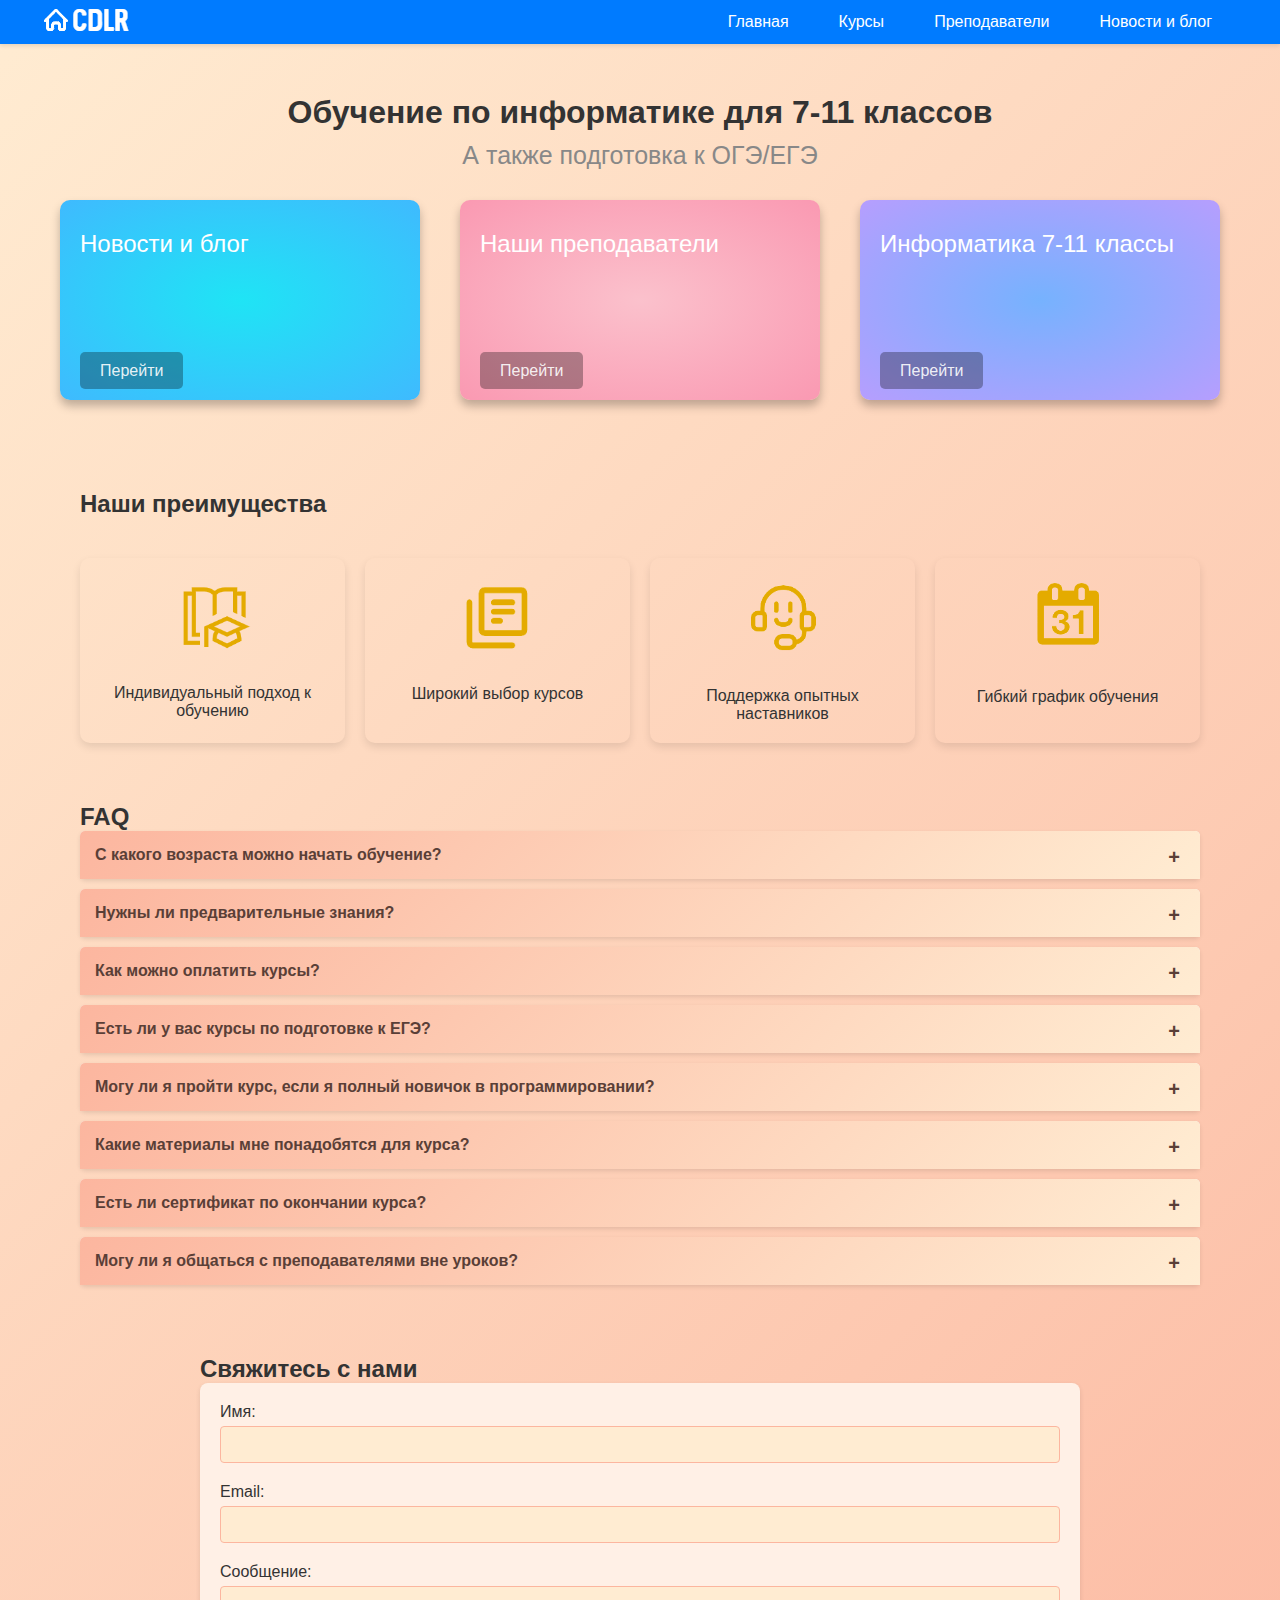
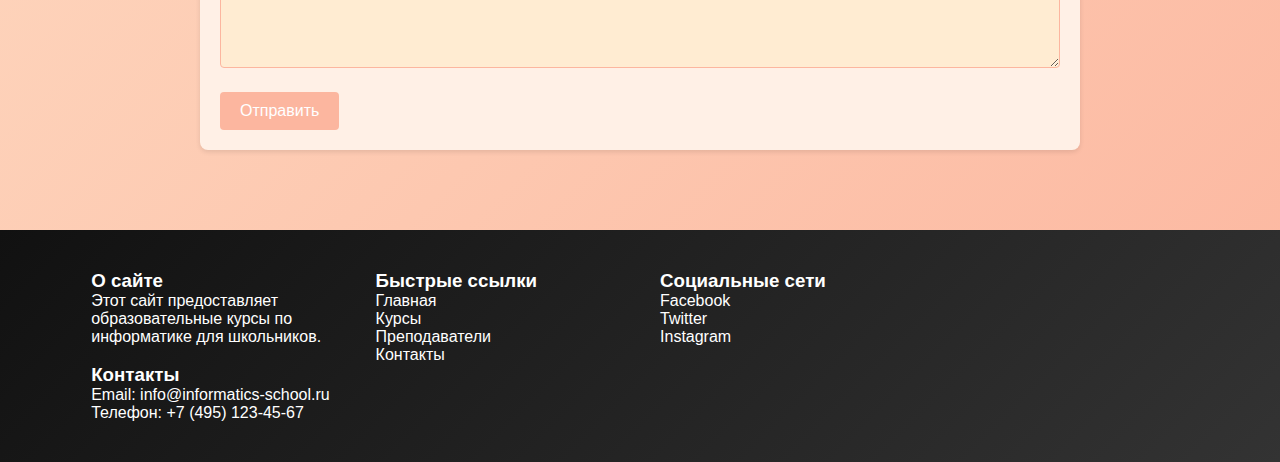
<file: index.html>
<!DOCTYPE html>
<html lang="ru">
<head>
    <meta charset="UTF-8">
    <meta name="viewport" content="width=device-width, initial-scale=1.0">
    <title>Информатика для школьников</title>
    <link rel="stylesheet" href="styles/style.css">
    <script src="scripts/script.js"></script>
</head>
<body>
    <header>
        <div class="container">
            <div class="logo"><img src="images/general/logo.png" alt="Логотип"></div>
            <nav>
                <ul>
                    <li><a href="#welcome">Главная</a></li>
                    <li><a href="html/classes.html">Курсы</a></li>
                    <li><a href="html/teachers.html">Преподаватели</a></li>
                    <li><a href="html/blog_news.html">Новости и блог</a></li>
                </ul>
            </nav>
        </div>
    </header>    
    <main>
        <section>
            <div class="main-container">
                <div class="heading">
                  <h1 class="heading__title">Обучение по информатике для 7-11 классов</h1>
                  <p class="heading__credits">А также подготовка к ОГЭ/ЕГЭ</p>
                </div>
                <div class="cards">
                  <div class="card card-1">
                    <div class="card__icon"><i class="fas fa-bolt"></i></div>
                    <h2 class="card__title">Новости и блог</h2>
                    <p class="card__apply">
                      <a class="card__link" href="html/blog_news.html">Перейти <i class="fas fa-arrow-right"></i></a>
                    </p>
                  </div>
                  <div class="card card-2">
                    <div class="card__icon"><i class="fas fa-bolt"></i></div>
                    <h2 class="card__title">Наши преподаватели</h2>
                    <p class="card__apply">
                      <a class="card__link" href="html/teachers.html">Перейти <i class="fas fa-arrow-right"></i></a>
                    </p>
                  </div>
                  <div class="card card-3">
                    <div class="card__icon"><i class="fas fa-bolt"></i></div>
                    <h2 class="card__title">Информатика 7-11 классы</h2>
                    <p class="card__apply">
                      <a class="card__link" href="html/classes.html">Перейти <i class="fas fa-arrow-right"></i></a>
                    </p>
                  </div>
                  <!-- <div class="card card-4">
                    <div class="card__icon"><i class="fas fa-bolt"></i></div>
                    <h2 class="card__title"></h2>
                    <p class="card__apply">
                      <a class="card__link" href="#">Перейти <i class="fas fa-arrow-right"></i></a>
                    </p>
                  </div>
                  <div class="card card-5">
                    <div class="card__icon"><i class="fas fa-bolt"></i></div>
                    <h2 class="card__title"></h2>
                    <p class="card__apply">
                      <a class="card__link" href="#">Перейти <i class="fas fa-arrow-right"></i></a>
                    </p>
                  </div> -->
                </div>
              </div>
        </section>             
        <section id="advantages">
            <div class="container">
                <h2>Наши преимущества</h2>
                <div class="features">
                    <ul>
                        <li>
                            <img src="images/advantage/learning-tools.png" alt="Поддержка">                            
                            <p>Индивидуальный подход к обучению</p>
                        </li>
                        <li>
                            <img src="images/advantage/library-books-outline-rounded.png" alt="Поддержка">
                            <p>Широкий выбор курсов</p>
                        </li>
                        <li>
                            <img src="images/advantage/interface-help-customer-support-2-customer-headphones-headset-help-microphone-phone-person-support.png" alt="Поддержка">
                            <p>Поддержка опытных наставников</p>
                        </li>
                        <li>
                            <img src="images/advantage/dailycalendar.png" alt="Гибкий график">
                            <p>Гибкий график обучения</p>
                        </li>
                    </ul>
                </div>
            </div>
        </section>        
        <section id="faq">
            <div class="container">
                <h2>FAQ</h2>
                <div class="faq-item">
                    <div class="faq-question">С какого возраста можно начать обучение?</div>
                    <div class="faq-answer">Обучение доступно для школьников с 12 лет и старше.</div>
                </div>
                <div class="faq-item">
                    <div class="faq-question">Нужны ли предварительные знания?</div>
                    <div class="faq-answer">Для начальных курсов предварительные знания не требуются.</div>
                </div>
                <div class="faq-item">
                    <div class="faq-question">Как можно оплатить курсы?</div>
                    <div class="faq-answer">Оплатить курсы можно через банковскую карту на сайте, через PayPal или при помощи банковского перевода.</div>
                </div>
                <div class="faq-item">
                    <div class="faq-question">Есть ли у вас курсы по подготовке к ЕГЭ?</div>
                    <div class="faq-answer">Да, у нас есть специализированные курсы по подготовке к ЕГЭ по информатике и программированию.</div>
                </div>
                <div class="faq-item">
                    <div class="faq-question">Могу ли я пройти курс, если я полный новичок в программировании?</div>
                    <div class="faq-answer">Да, наши курсы разработаны так, чтобы быть доступными для людей любого уровня подготовки, включая полных новичков.</div>
                </div>
                <div class="faq-item">
                    <div class="faq-question">Какие материалы мне понадобятся для курса?</div>
                    <div class="faq-answer">Вам понадобится только компьютер и доступ в интернет. Все необходимые учебные материалы предоставляются в рамках курса.</div>
                </div>
                <div class="faq-item">
                    <div class="faq-question">Есть ли сертификат по окончании курса?</div>
                    <div class="faq-answer">Да, после успешного завершения курса все студенты получают сертификаты, подтверждающие их участие и освоение материала.</div>
                </div>
                <div class="faq-item">
                    <div class="faq-question">Могу ли я общаться с преподавателями вне уроков?</div>
                    <div class="faq-answer">Конечно, наши преподаватели доступны для ответов на ваши вопросы и предоставления дополнительных консультаций через электронную почту или в рамках специально организованных встреч.</div>
                </div>                
            </div>
        </section>        
        <section id="contact">
            <div class="container">
                <h2>Свяжитесь с нами</h2>
                <form action="submit_form.php" method="POST">
                    <div class="form-group">
                        <label for="name">Имя:</label>
                        <input type="text" id="name" name="name" required>
                    </div>
                    <div class="form-group">
                        <label for="email">Email:</label>
                        <input type="email" id="email" name="email" required>
                    </div>
                    <div class="form-group">
                        <label for="message">Сообщение:</label>
                        <textarea id="message" name="message" rows="4" required></textarea>
                    </div>
                    <button type="submit">Отправить</button>
                </form>
            </div>
        </section>        
    </main>
    <footer>
        <div class="container">
            <div class="footer-section">
                <h3>О сайте</h3>
                <p>Этот сайт предоставляет образовательные курсы по информатике для школьников.</p>
            </div>
            <div class="footer-section">
                <h3>Быстрые ссылки</h3>
                <ul>
                    <li><a href="#welcome">Главная</a></li>
                    <li><a href="#courses">Курсы</a></li>
                    <li><a href="#teachers">Преподаватели</a></li>
                    <li><a href="#contact">Контакты</a></li>
                </ul>
            </div>
            <div class="footer-section">
                <h3>Социальные сети</h3>
                <ul>
                    <li><a href="#">Facebook</a></li>
                    <li><a href="#">Twitter</a></li>
                    <li><a href="#">Instagram</a></li>
                </ul>
            </div>
            <div class="footer-section">
                <h3>Контакты</h3>
                <p>Email: info@informatics-school.ru</p>
                <p>Телефон: +7 (495) 123-45-67</p>
            </div>
        </div>
    </footer>
</body>
</html>
</file>
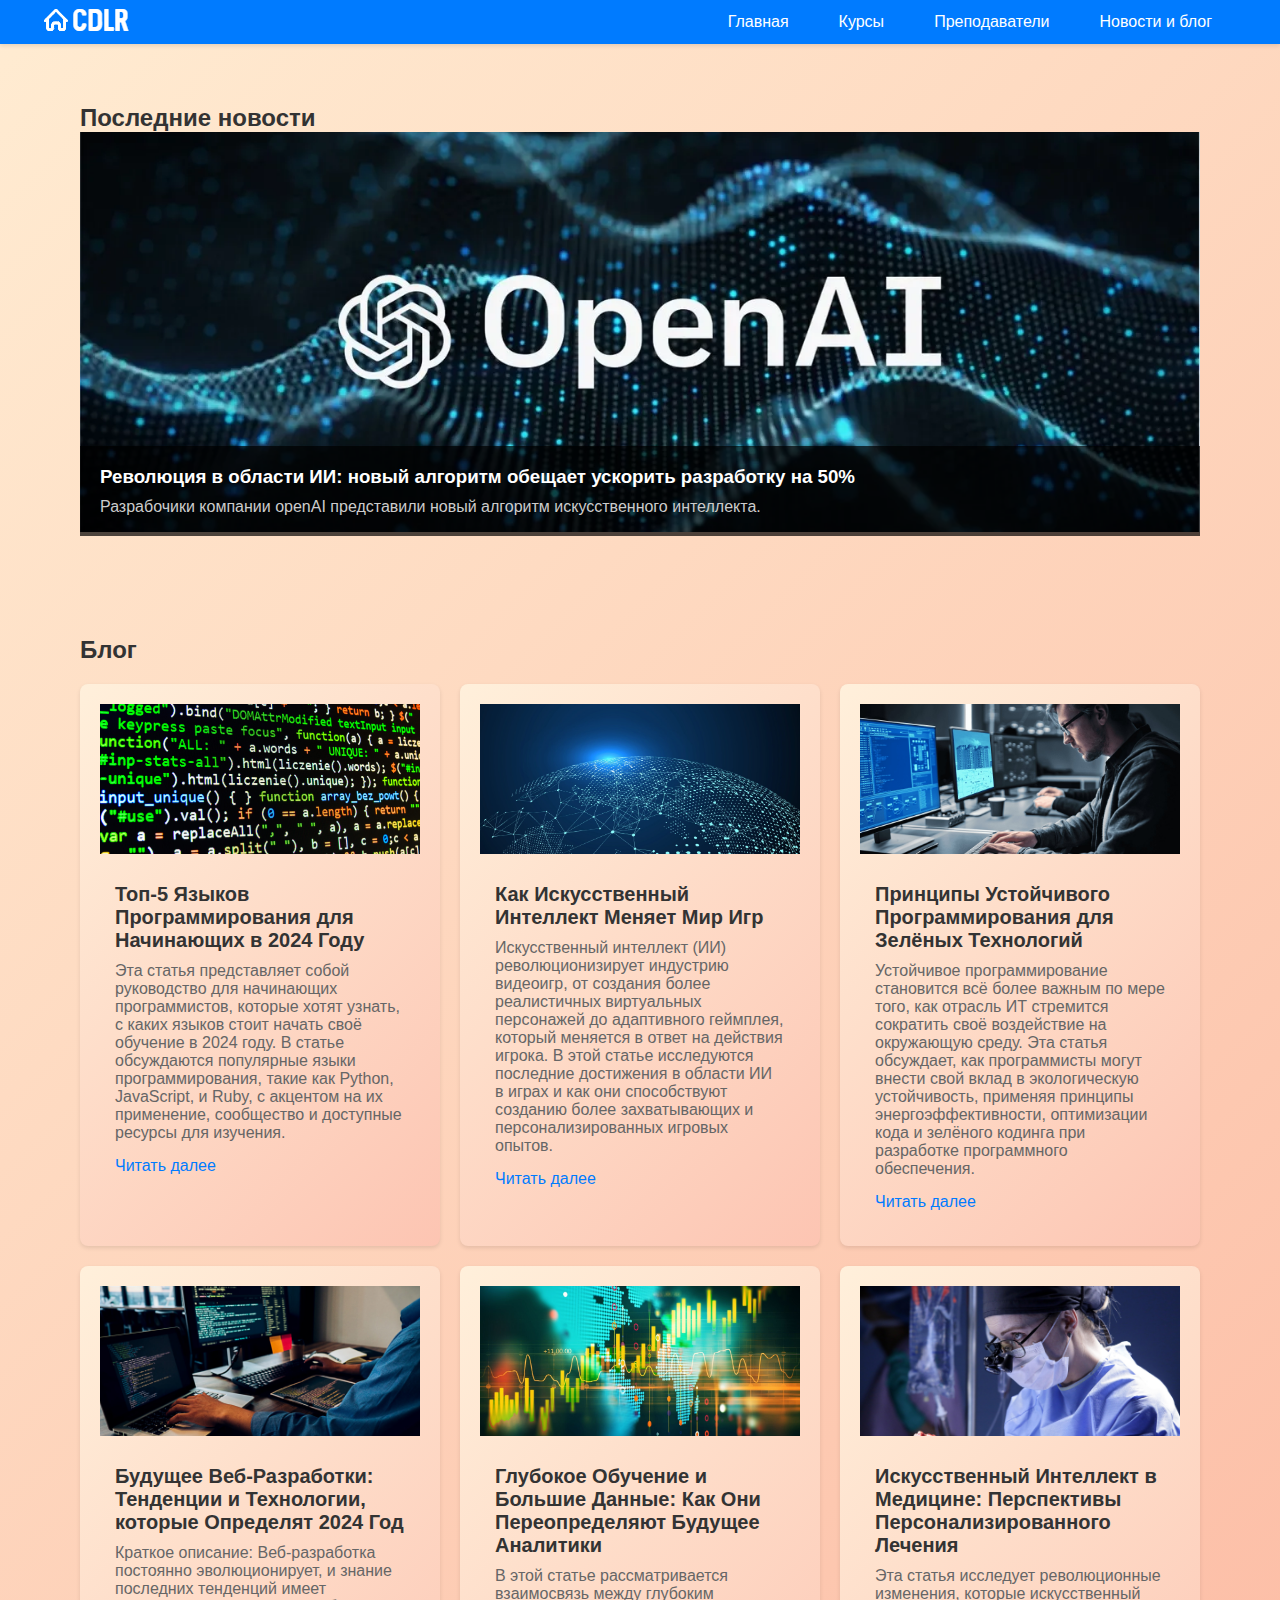
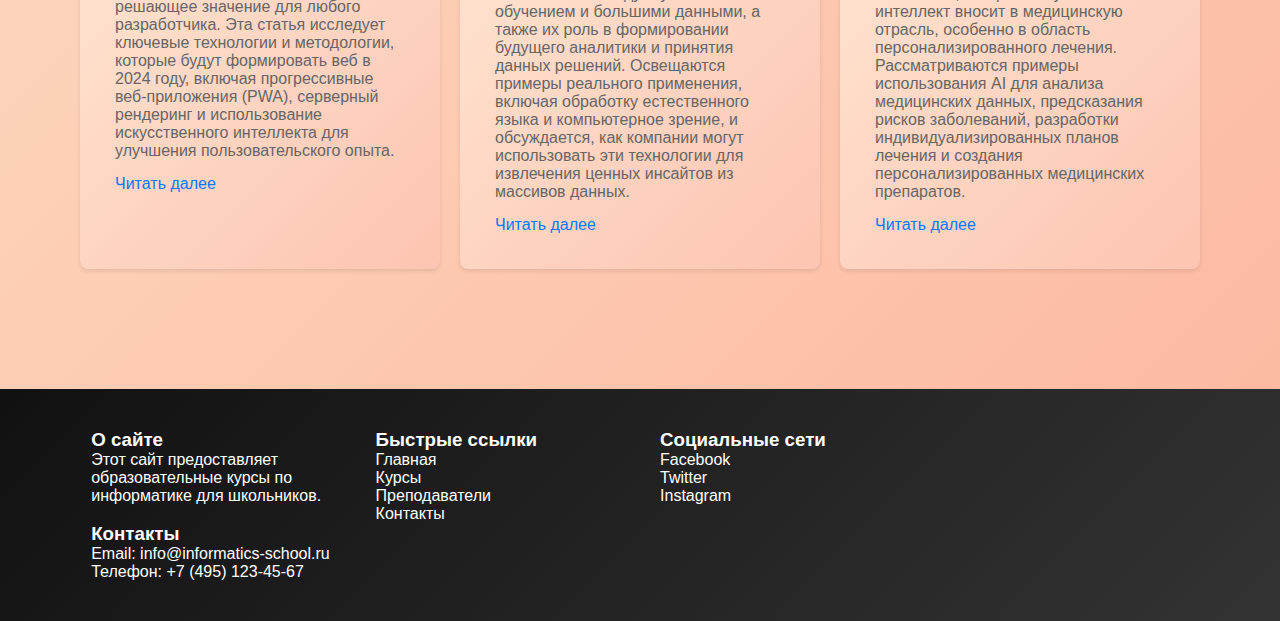
<file: html/blog_news.html>
<!DOCTYPE html>
<html lang="ru">
<head>
    <meta charset="UTF-8">
    <meta name="viewport" content="width=device-width, initial-scale=1.0">
    <title>Блог и Новости</title>
    <link rel="stylesheet" href="../styles/style.css">
    <link rel="stylesheet" href="../styles/blog_news.css">
    <script src="../scripts/news.js"></script>
</head>
<body>
    <header>
        <div class="container">
            <div class="logo"><a href="../index.html"><img src="../images/general/logo.png" alt="Логотип"></a></div>
            <nav>
                <ul>
                    <li><a href="../index.html">Главная</a></li>
                    <li><a href="classes.html">Курсы</a></li>
                    <li><a href="teachers.html">Преподаватели</a></li>
                    <li><a href="blog_news.html">Новости и блог</a></li>
                </ul>
            </nav>
        </div>
    </header>
    <main>
        <section id="news">
            <div class="container">
                <h2>Последние новости</h2>
                <div class="news-carousel">
                    <div class="carousel-item active">
                        <img src="../images/news/AI.png" alt="AI">
                        <div class="carousel-caption">
                            <h3>Революция в области ИИ: новый алгоритм обещает ускорить разработку на 50%</h3>
                            <p>Разрабочики компании openAI представили новый алгоритм искусственного интеллекта.</p>
                        </div>
                    </div>
                    <div class="carousel-item">
                        <img src="../images/news/medicine.jpg" alt="medicine">
                        <div class="carousel-caption">
                            <h3>Искусственный интеллект переводит медицину на новый уровень</h3>
                            <p>Исследователи из Принстонского университета разработали ИИ-систему, способную предсказывать развитие заболеваний за годы до первых симптомов. Это открытие обещает революционизировать предиктивную медицину.</p>
                        </div>
                    </div>
                    <div class="carousel-item">
                        <img src="../images/news/clean_energy.jpeg" alt="clean energy">
                        <div class="carousel-caption">
                            <h3>Чистая энергия: новая эра возобновляемых источников</h3>
                            <p>Внедрение новой технологии солнечных панелей, которые могут собирать энергию даже в пасмурные дни, может привести к значительному снижению зависимости от ископаемого топлива.</p>
                        </div>
                    </div>
                    <div class="carousel-item">
                        <img src="../images/news/online_training.jpg" alt="online training">
                        <div class="carousel-caption">
                            <h3>Образование будущего: виртуальные классы стирают границы</h3>
                            <p>Новая платформа для онлайн-обучения сочетает виртуальную реальность и адаптивное обучение, чтобы предоставить студентам по всему миру индивидуализированный учебный опыт.</p>
                        </div>
                    </div>
                    <div class="carousel-item">
                        <img src="../images/news/smart_city.jpg" alt="smart city">
                        <div class="carousel-caption">
                            <h3>Умные города: инновации, которые сделают жизнь проще</h3>
                            <p>Разработчики из Силиконовой долины представили серию умных устройств, интегрируемых с инфраструктурой городов, для повышения эффективности транспорта и безопасности граждан.</p>
                        </div>
                    </div>
                    <div class="carousel-item">
                        <img src="../images/news/quantum_PC.jpg" alt="quantum PC">
                        <div class="carousel-caption">
                            <h3>Квантовые компьютеры: новый рубеж в области вычислений</h3>
                            <p>Научная группа объявила о создании квантового компьютера, способного решать задачи, недоступные для современных суперкомпьютеров, что может открыть путь для новых открытий в физике и химии.</p>
                        </div>
                    </div>
                    <div class="carousel-item">
                        <img src="../images/news/electric_car.png" alt="electric car">
                        <div class="carousel-caption">
                            <h3>Революционные батареи: новая эра для электромобилей</h3>
                            <p>Инновационные литий-воздушные батареи, заряжающиеся за считанные минуты и обеспечивающие автономность на сотни миль, скоро могут изменить всю индустрию электротранспорта.</p>
                        </div>
                    </div>
                    <div class="carousel-item">
                        <img src="../images/news/agricultural_industry.jpg" alt="agricultural industry">
                        <div class="carousel-caption">
                            <h3>Встречайте робота-фермера: автоматизация, меняющая сельское хозяйство</h3>
                            <p>Агротехнологический стартап представил нового робота-фермера, способного ухаживать за растениями и собирать урожай, увеличивая продуктивность и устойчивость сельскохозяйственного производства.</p>
                        </div>
                    </div>
                    <div class="carousel-item">
                        <img src="../images/news/wifi.jpg" alt="wifi">
                        <div class="carousel-caption">
                            <h3>Следующее поколение Wi-Fi: Wi-Fi 7 обещает рекордные скорости передачи данных</h3>
                            <p>Новый стандарт беспроводной связи Wi-Fi 7 находится на горизонте, обещая скорости, которые в несколько раз превышают текущие, благодаря новым технологиям модуляции и улучшенным протоколам.</p>
                        </div>
                    </div>
                    <div class="carousel-item">
                        <img src="../images/news/robotics.webp" alt="robotics">
                        <div class="carousel-caption">
                            <h3>Робототехника и автоматизация: как роботы меняют рабочее место</h3>
                            <p>Отчет о том, как роботы и автоматизированные системы внедряются на производство и в офисы, изменяя представление о традиционной рабочей среде и увеличивая эффективность.</p>
                        </div>
                    </div>
                </div>
            </div>
        </section>     
        <section id="blog">
            <div class="container">
                <h2>Блог</h2>
                <div class="blog-posts">
                    <div class="blog-post">
                        <img src="../images/blog/code.png" alt="code">
                        <div class="blog-post-content">
                            <h3 class="blog-post-title">Топ-5 Языков Программирования для Начинающих в 2024 Году</h3>
                            <p class="blog-post-description">Эта статья представляет собой руководство для начинающих программистов, 
                                которые хотят узнать, с каких языков стоит начать своё обучение в 2024 году. В статье обсуждаются 
                                популярные языки программирования, такие как Python, JavaScript, и Ruby, с акцентом на их применение, 
                                сообщество и доступные ресурсы для изучения.</p>
                            <a href="blog/article_one.html" class="read-more-btn">Читать далее</a>
                        </div>
                    </div>
                    <div class="blog-post">
                        <img src="../images/blog/ai.jpg" alt="ai">
                        <div class="blog-post-content">
                            <h3 class="blog-post-title">Как Искусственный Интеллект Меняет Мир Игр</h3>
                            <p class="blog-post-description">Искусственный интеллект (ИИ) революционизирует индустрию видеоигр, от 
                                создания более реалистичных виртуальных персонажей до адаптивного геймплея, который меняется в ответ 
                                на действия игрока. В этой статье исследуются последние достижения в области ИИ в играх и как они 
                                способствуют созданию более захватывающих и персонализированных игровых опытов.</p>
                            <a href="blog/article_two.html" class="read-more-btn">Читать далее</a>
                        </div>
                    </div>
                    <div class="blog-post">
                        <img src="../images/blog/programmer.jpg" alt="programmer">
                        <div class="blog-post-content">
                            <h3 class="blog-post-title">Принципы Устойчивого Программирования для Зелёных Технологий</h3>
                            <p class="blog-post-description">Устойчивое программирование становится всё более важным по мере того, как 
                                отрасль ИТ стремится сократить своё воздействие на окружающую среду. Эта статья обсуждает, как программисты 
                                могут внести свой вклад в экологическую устойчивость, применяя принципы энергоэффективности, оптимизации 
                                кода и зелёного кодинга при разработке программного обеспечения.</p>
                            <a href="blog/article_three.html" class="read-more-btn">Читать далее</a>
                        </div>
                    </div>
                    <div class="blog-post">
                        <img src="../images/blog/web.jpg" alt="web">
                        <div class="blog-post-content">
                            <h3 class="blog-post-title">Будущее Веб-Разработки: Тенденции и Технологии, которые Определят 2024 Год</h3>
                            <p class="blog-post-description">Краткое описание: Веб-разработка постоянно эволюционирует, и знание последних 
                                тенденций имеет решающее значение для любого разработчика. Эта статья исследует ключевые технологии и 
                                методологии, которые будут формировать веб в 2024 году, включая прогрессивные веб-приложения (PWA), серверный 
                                рендеринг и использование искусственного интеллекта для улучшения пользовательского опыта.</p>
                            <a href="blog/article_four.html" class="read-more-btn">Читать далее</a>
                        </div>
                    </div>
                    <div class="blog-post">
                        <img src="../images/blog/analytics.jpg" alt="analytics">
                        <div class="blog-post-content">
                            <h3 class="blog-post-title">Глубокое Обучение и Большие Данные: Как Они Переопределяют Будущее Аналитики</h3>
                            <p class="blog-post-description">В этой статье рассматривается взаимосвязь между глубоким обучением и большими данными, 
                                а также их роль в формировании будущего аналитики и принятия данных решений. Освещаются примеры реального применения, 
                                включая обработку естественного языка и компьютерное зрение, и обсуждается, как компании могут использовать 
                                эти технологии для извлечения ценных инсайтов из массивов данных.</p>
                            <a href="blog/article_five.html" class="read-more-btn">Читать далее</a>
                        </div>
                    </div>
                    <div class="blog-post">
                        <img src="../images/blog/medicine.png" alt="medicine">
                        <div class="blog-post-content">
                            <h3 class="blog-post-title">Искусственный Интеллект в Медицине: Перспективы Персонализированного Лечения</h3>
                            <p class="blog-post-description">Эта статья исследует революционные изменения, которые искусственный интеллект вносит в 
                                медицинскую отрасль, особенно в область персонализированного лечения. Рассматриваются примеры использования AI для анализа
                                медицинских данных, предсказания рисков заболеваний, разработки индивидуализированных планов лечения и создания 
                                персонализированных медицинских препаратов.</p>
                            <a href="blog/article_six.html" class="read-more-btn">Читать далее</a>
                        </div>
                    </div>
                </div>
            </div>
        </section>        
    </main>
    <footer>
        <div class="container">
            <div class="footer-section">
                <h3>О сайте</h3>
                <p>Этот сайт предоставляет образовательные курсы по информатике для школьников.</p>
            </div>
            <div class="footer-section">
                <h3>Быстрые ссылки</h3>
                <ul>
                    <li><a href="#welcome">Главная</a></li>
                    <li><a href="#courses">Курсы</a></li>
                    <li><a href="#teachers">Преподаватели</a></li>
                    <li><a href="#contact">Контакты</a></li>
                </ul>
            </div>
            <div class="footer-section">
                <h3>Социальные сети</h3>
                <ul>
                    <li><a href="#">Facebook</a></li>
                    <li><a href="#">Twitter</a></li>
                    <li><a href="#">Instagram</a></li>
                </ul>
            </div>
            <div class="footer-section">
                <h3>Контакты</h3>
                <p>Email: info@informatics-school.ru</p>
                <p>Телефон: +7 (495) 123-45-67</p>
            </div>
        </div>
    </footer>
</body>
</html>
</file>
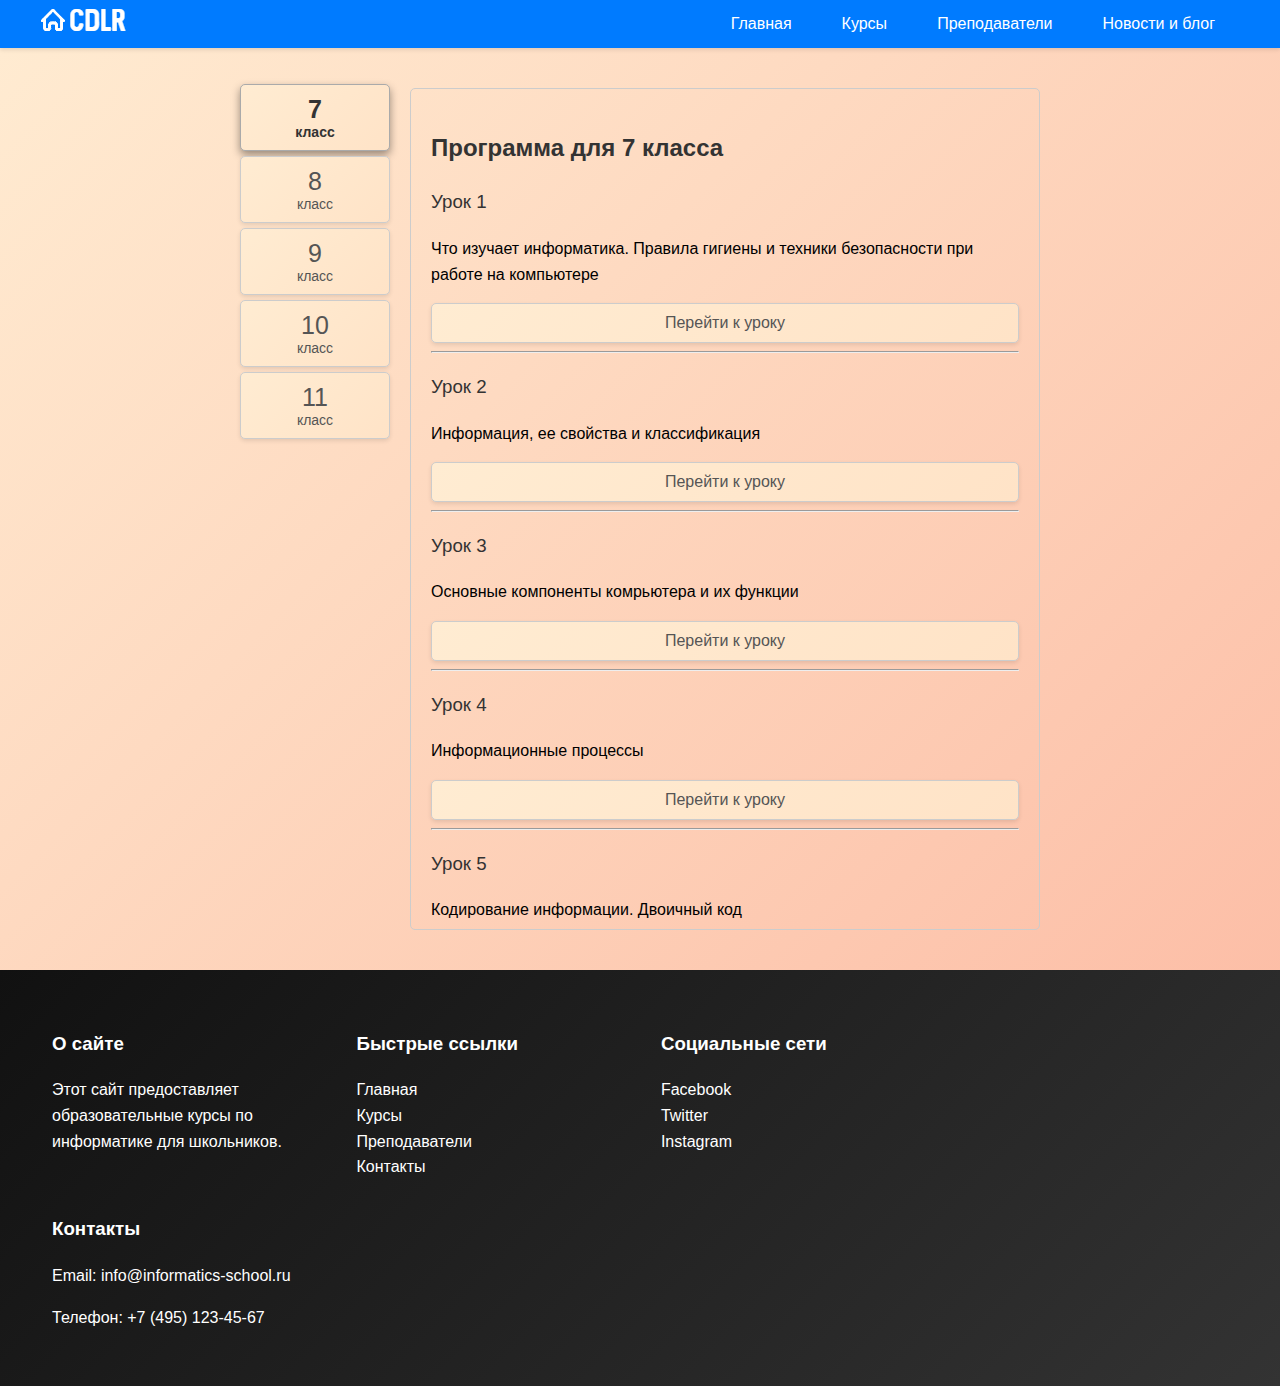
<file: html/classes.html>
<!DOCTYPE html>
<html lang="en">
<head>
    <meta charset="UTF-8">
    <meta name="viewport" content="width=device-width, initial-scale=1.0">
    <title>Изменение содержимого страницы</title>
    <link rel="stylesheet" type="text/css" href="../styles/class.css">
</head>
<body>
    <header>
        <div class="container">
            <div class="logo"><img src="../images/general/logo.png" alt="Логотип"></div>
            <nav>
                <ul>
                    <li><a href="../index.html">Главная</a></li>
                    <li><a href="classes.html">Курсы</a></li>
                    <li><a href="teachers.html">Преподаватели</a></li>
                    <li><a href="blog_news.html">Новости и блог</a></li>
                </ul>
            </nav>
        </div>
    </header>

    <div class="lessons">
        <div id="sidebar">
            <ul>
                <li><button id="button1" onclick="showText('button1')"><span class="class-number">7</span><span
                            class="class-label">класс</span></button></li>
                <li><button id="button2" onclick="showText('button2')"><span class="class-number">8</span><span
                            class="class-label">класс</span></button></li>
                <li><button id="button3" onclick="showText('button3')"><span class="class-number">9</span><span
                            class="class-label">класс</span></button></li>
                <li><button id="button4" onclick="showText('button4')"><span class="class-number">10</span><span
                            class="class-label">класс</span></button></li>
                <li><button id="button5" onclick="showText('button5')"><span class="class-number">11</span><span
                            class="class-label">класс</span></button></li>
            </ul>
        </div>

        <div id="content" class="scrollable-content">
            <h2 id="program-header">Выберите класс, чтобы показать текст.</h2>
        </div>
    </div>
    <footer>
        <div class="container">
            <div class="footer-section">
                <h3>О сайте</h3>
                <p>Этот сайт предоставляет образовательные курсы по информатике для школьников.</p>
            </div>
            <div class="footer-section">
                <h3>Быстрые ссылки</h3>
                <ul>
                    <li><a href="#welcome">Главная</a></li>
                    <li><a href="#courses">Курсы</a></li>
                    <li><a href="#teachers">Преподаватели</a></li>
                    <li><a href="#contact">Контакты</a></li>
                </ul>
            </div>
            <div class="footer-section">
                <h3>Социальные сети</h3>
                <ul>
                    <li><a href="#">Facebook</a></li>
                    <li><a href="#">Twitter</a></li>
                    <li><a href="#">Instagram</a></li>
                </ul>
            </div>
            <div class="footer-section">
                <h3>Контакты</h3>
                <p>Email: info@informatics-school.ru</p>
                <p>Телефон: +7 (495) 123-45-67</p>
            </div>
        </div>
    </footer>
    <script src="../scripts/class.js"></script>
</body>
</html>
</file>
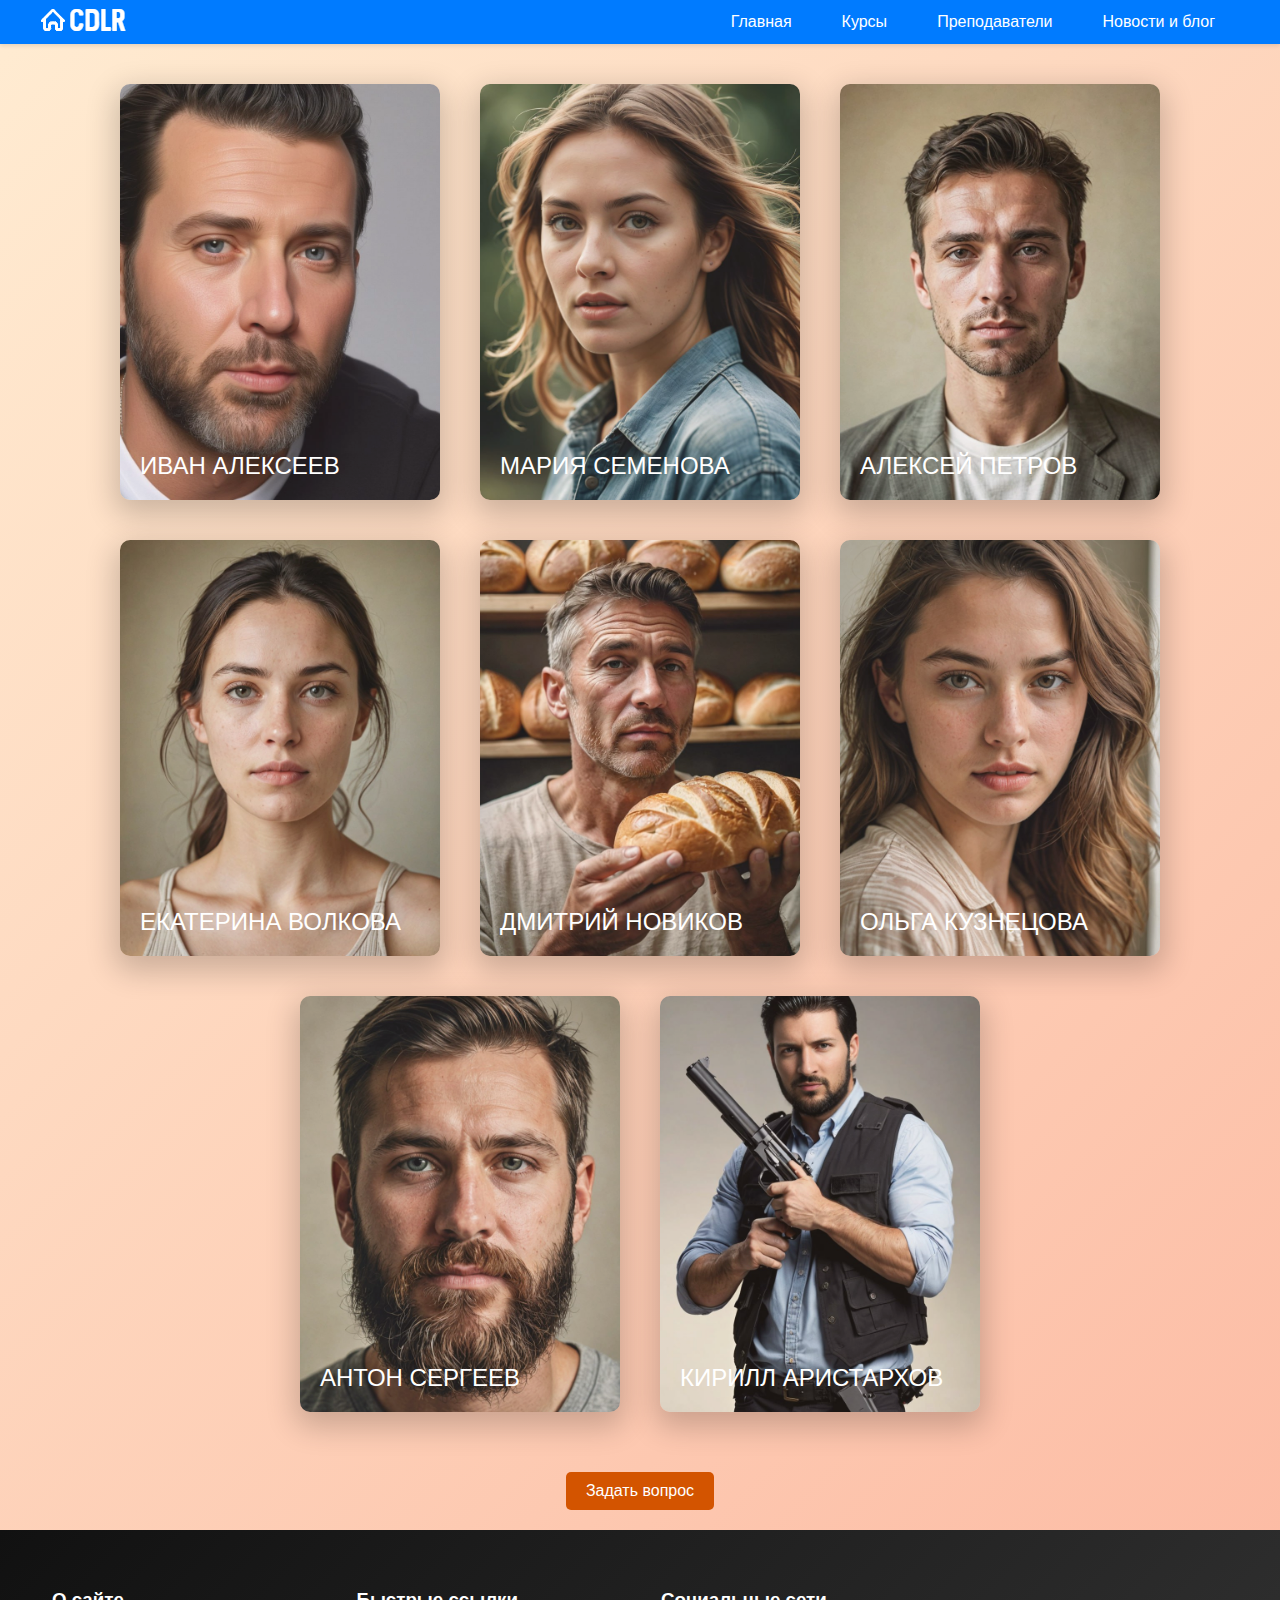
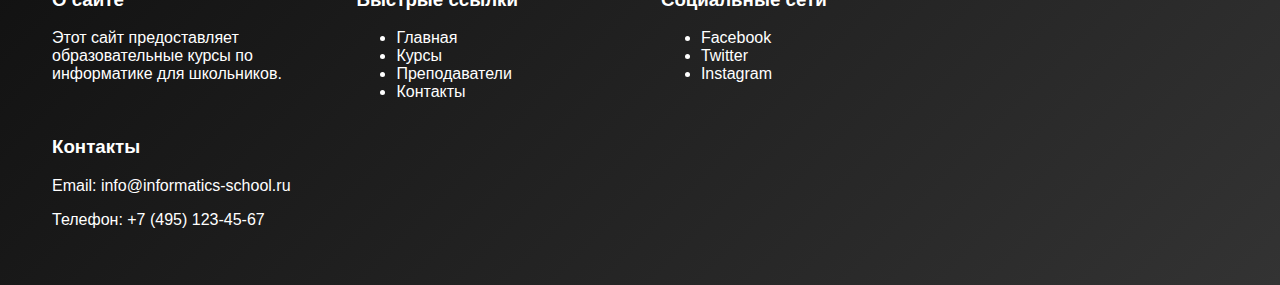
<file: html/teachers.html>
<!DOCTYPE html>
<html lang="ru">
<head>
    <meta charset="UTF-8">
    <meta name="viewport" content="width=device-width, initial-scale=1.0">
    <title>Преподаватели</title>
    <link rel="stylesheet" href="../styles/teachers.css">
    <script src="../scripts/teacher.js"></script>
</head>
<body>
    <header>
        <div class="container">
            <div class="logo"><a href="../index.html"><img src="../images/general/logo.png" alt="Логотип"></a></div>
            <nav>
                <ul>
                    <li><a href="../index.html">Главная</a></li>
                    <li><a href="classes.html">Курсы</a></li>
                    <li><a href="teachers.html">Преподаватели</a></li>
                    <li><a href="blog_news.html">Новости и блог</a></li>
                </ul>
            </nav>
        </div>
    </header>
    <main>
        <div class="card">
          <img src="../images/teachers/photo_2024-02-20_22-26-56.jpg" alt="Иван Алексеев">
          <div class="card-content">
            <h2>Иван Алексеев</h2>
            <p>Специалист по программированию с 10-летним опытом. Эксперт в области Python и алгоритмов.</p> 
          </div>
        </div>
        <div class="card">
          <img src="../images/teachers/photo_2024-02-20_22-56-53.jpg" alt="Мария Семенова">
          <div class="card-content">
            <h2>Мария Семенова</h2>
            <p>Мария — ведущий разработчик с более чем 12-летним опытом работы в области мобильных и веб-технологий.</p>
          </div>
        </div>
        <div class="card">
          <img src="../images/teachers/photo_2024-02-20_22-56-57.jpg" alt="Алексей Петров">
          <div class="card-content">
            <h2>Алексей Петров</h2>
            <p>Эксперт по искусственному интеллекту и машинному обучению, Алексей ведет курсы по передовым технологиям.</p>
          </div>
        </div>
        <div class="card">
          <img src="../images/teachers/photo_2024-02-20_22-56-56.jpg" alt="Екатерина Волкова">
          <div class="card-content">
            <h2>Екатерина Волкова</h2>
            <p>Специалист по базам данных и системам управления базами данных, Екатерина обладает глубокими знаниями в области SQL и NoSQL.</p>
          </div>
        </div>
        <div class="card">
          <img src="../images/teachers/photo_2024-02-20_22-58-59 (2).jpg" alt="Дмитрий Новиков">
          <div class="card-content">
            <h2>Дмитрий Новиков</h2>
            <p>Дмитрий — специалист по кибербезопасности с более чем 15-летним опытом. Он помогает студентам разобраться в тонкостях защиты информации.</p>
          </div>
        </div>
        <div class="card">
          <img src="../images/teachers/photo_2024-02-20_22-56-54.jpg" alt="Ольга Кузнецова">
          <div class="card-content">
            <h2>Ольга Кузнецова</h2>
            <p>Дизайнер интерфейсов, Ольга преподает курсы по UI/UX дизайну, помогая создавать интуитивно понятные и красивые веб-сайты и приложения.</p>
          </div>
        </div>
        <div class="card">
          <img src="../images/teachers/photo_2024-02-20_22-58-59.jpg" alt="Антон Сергеев">
          <div class="card-content">
            <h2>Антон Сергеев</h2>
            <p>Антон ведет курсы по разработке на JavaScript. Он делится современными подходами к созданию динамичных веб-приложений.</p>
          </div>
        </div>
        <div class="card">
            <img src="../images/teachers/1.jpg" alt="Антон Сергеев">
            <div class="card-content">
              <h2>Кирилл Аристархов</h2>
              <p>Кирилл ведет курсы по верстке сайтов HTML. Также он занимается стилизацией страниц с помощью CSS.</p>
            </div>
        </div>
    </main>
    <button id="askQuestionBtn" onclick="openQuestionForm()">Задать вопрос</button>
    <footer>
        <div class="container">
            <div class="footer-section">
                <h3>О сайте</h3>
                <p>Этот сайт предоставляет образовательные курсы по информатике для школьников.</p>
            </div>
            <div class="footer-section">
                <h3>Быстрые ссылки</h3>
                <ul>
                    <li><a href="#welcome">Главная</a></li>
                    <li><a href="#courses">Курсы</a></li>
                    <li><a href="#teachers">Преподаватели</a></li>
                    <li><a href="#contact">Контакты</a></li>
                </ul>
            </div>
            <div class="footer-section">
                <h3>Социальные сети</h3>
                <ul>
                    <li><a href="#">Facebook</a></li>
                    <li><a href="#">Twitter</a></li>
                    <li><a href="#">Instagram</a></li>
                </ul>
            </div>
            <div class="footer-section">
                <h3>Контакты</h3>
                <p>Email: info@informatics-school.ru</p>
                <p>Телефон: +7 (495) 123-45-67</p>
            </div>
        </div>
    </footer>
    <!-- Модальное окно для вопросов -->
    <div id="questionModal" class="modal">
        <div class="modal-content">
            <span class="close-button">×</span>
            <h2>Задайте вопрос преподавателю</h2>
            <form id="questionForm">
                <div class="form-group">
                    <label for="teacherSelect">Выберите преподавателя:</label>
                    <select id="teacherSelect" name="teacherName" required>
                        <option value="" disabled selected>Выберите преподавателя</option>
                        <option value="Иван Алексеев">Иван Алексеев</option>
                        <option value="Мария Семенова">Мария Семенова</option>
                        <option value="Алексей Петров">Алексей Петров</option>
                        <option value="Екатерина Волкова">Екатерина Волкова</option>
                        <option value="Екатерина Волкова">Дмитрий Новиков</option>
                        <option value="Екатерина Волкова">Ольга Кузнецова</option>
                        <option value="Екатерина Волкова">Антон Сергеев</option>
                        <option value="Екатерина Волкова">Кирилл Аристархов</option>
                    </select>
                </div>
                <div class="form-group">
                    <label for="userEmail">Ваш email:</label>
                    <input type="email" id="userEmail" name="userEmail" required>
                </div>
                <div class="form-group">
                    <label for="userQuestion">Ваш вопрос:</label>
                    <textarea id="userQuestion" name="userQuestion" rows="4" required></textarea>
                </div>
                <input type="submit" value="Отправить">
            </form>
        </div>
    </div>  
</body>
</html>
</file>
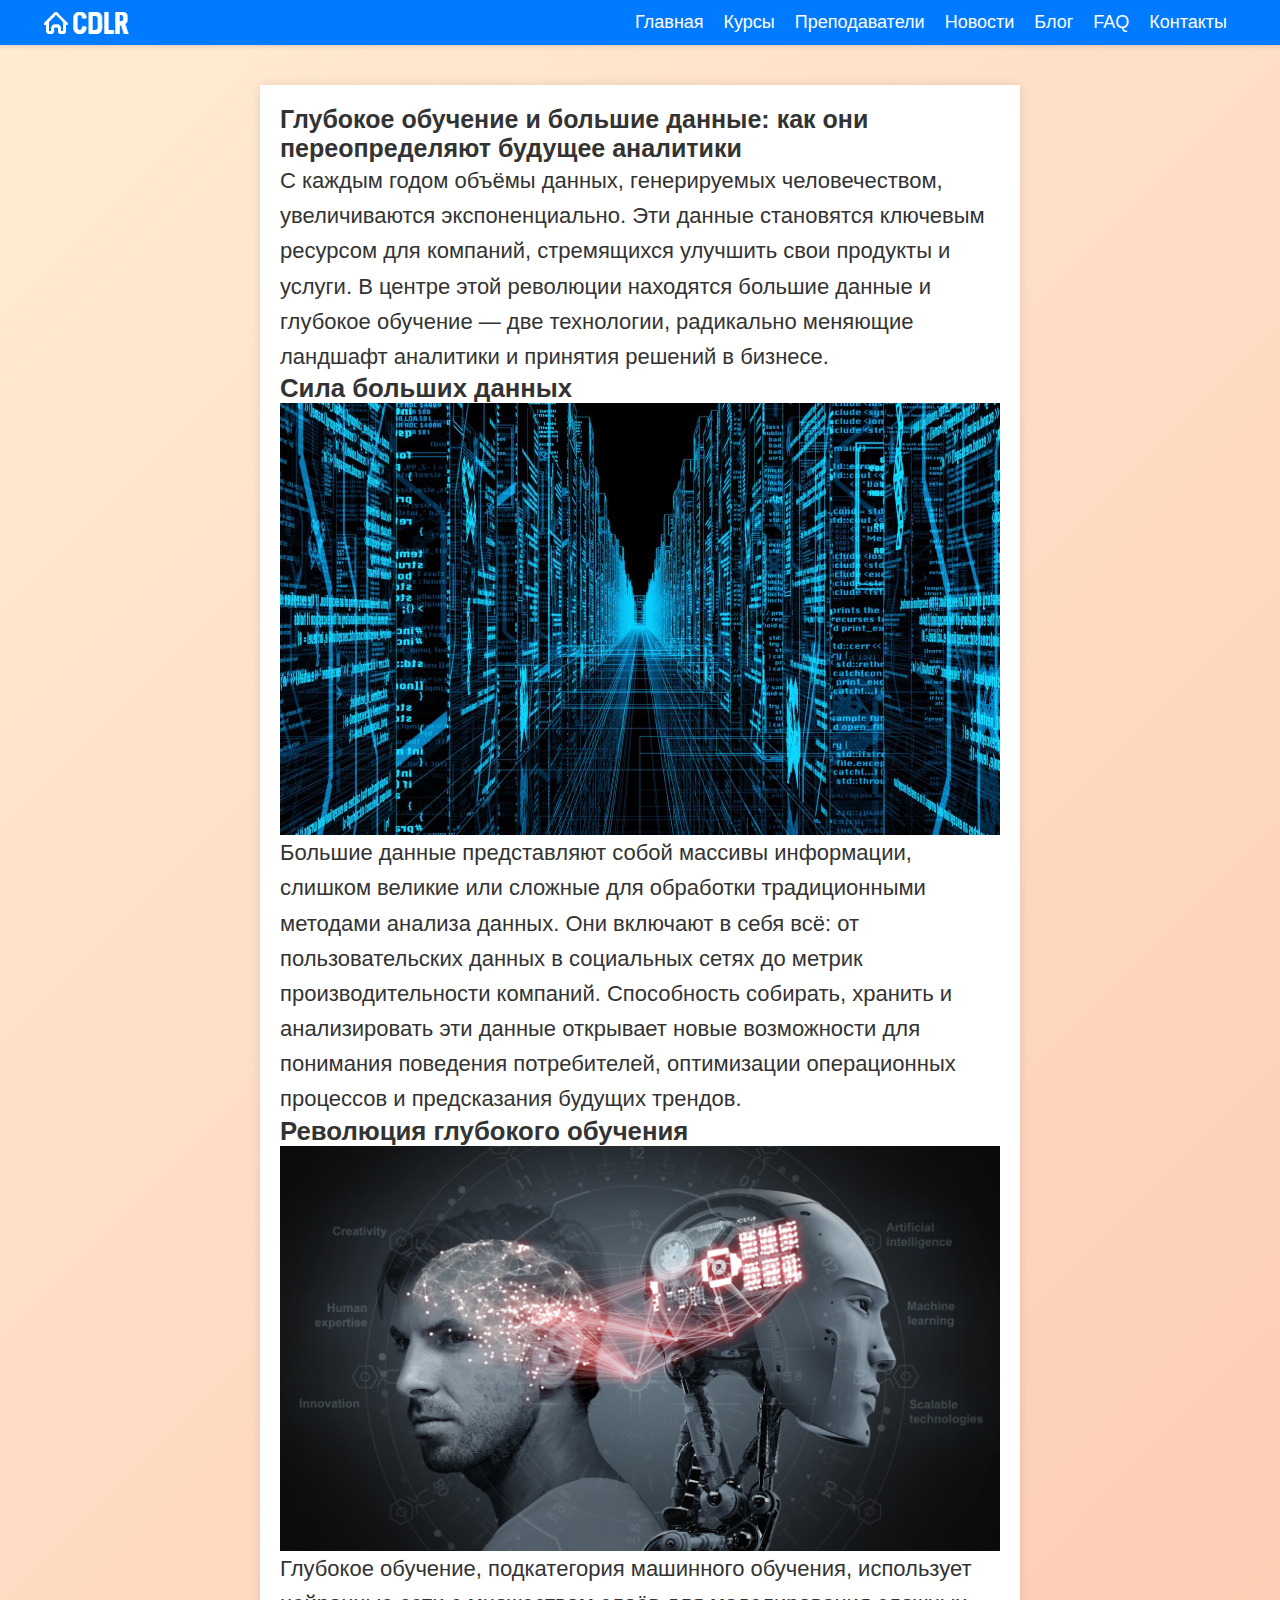
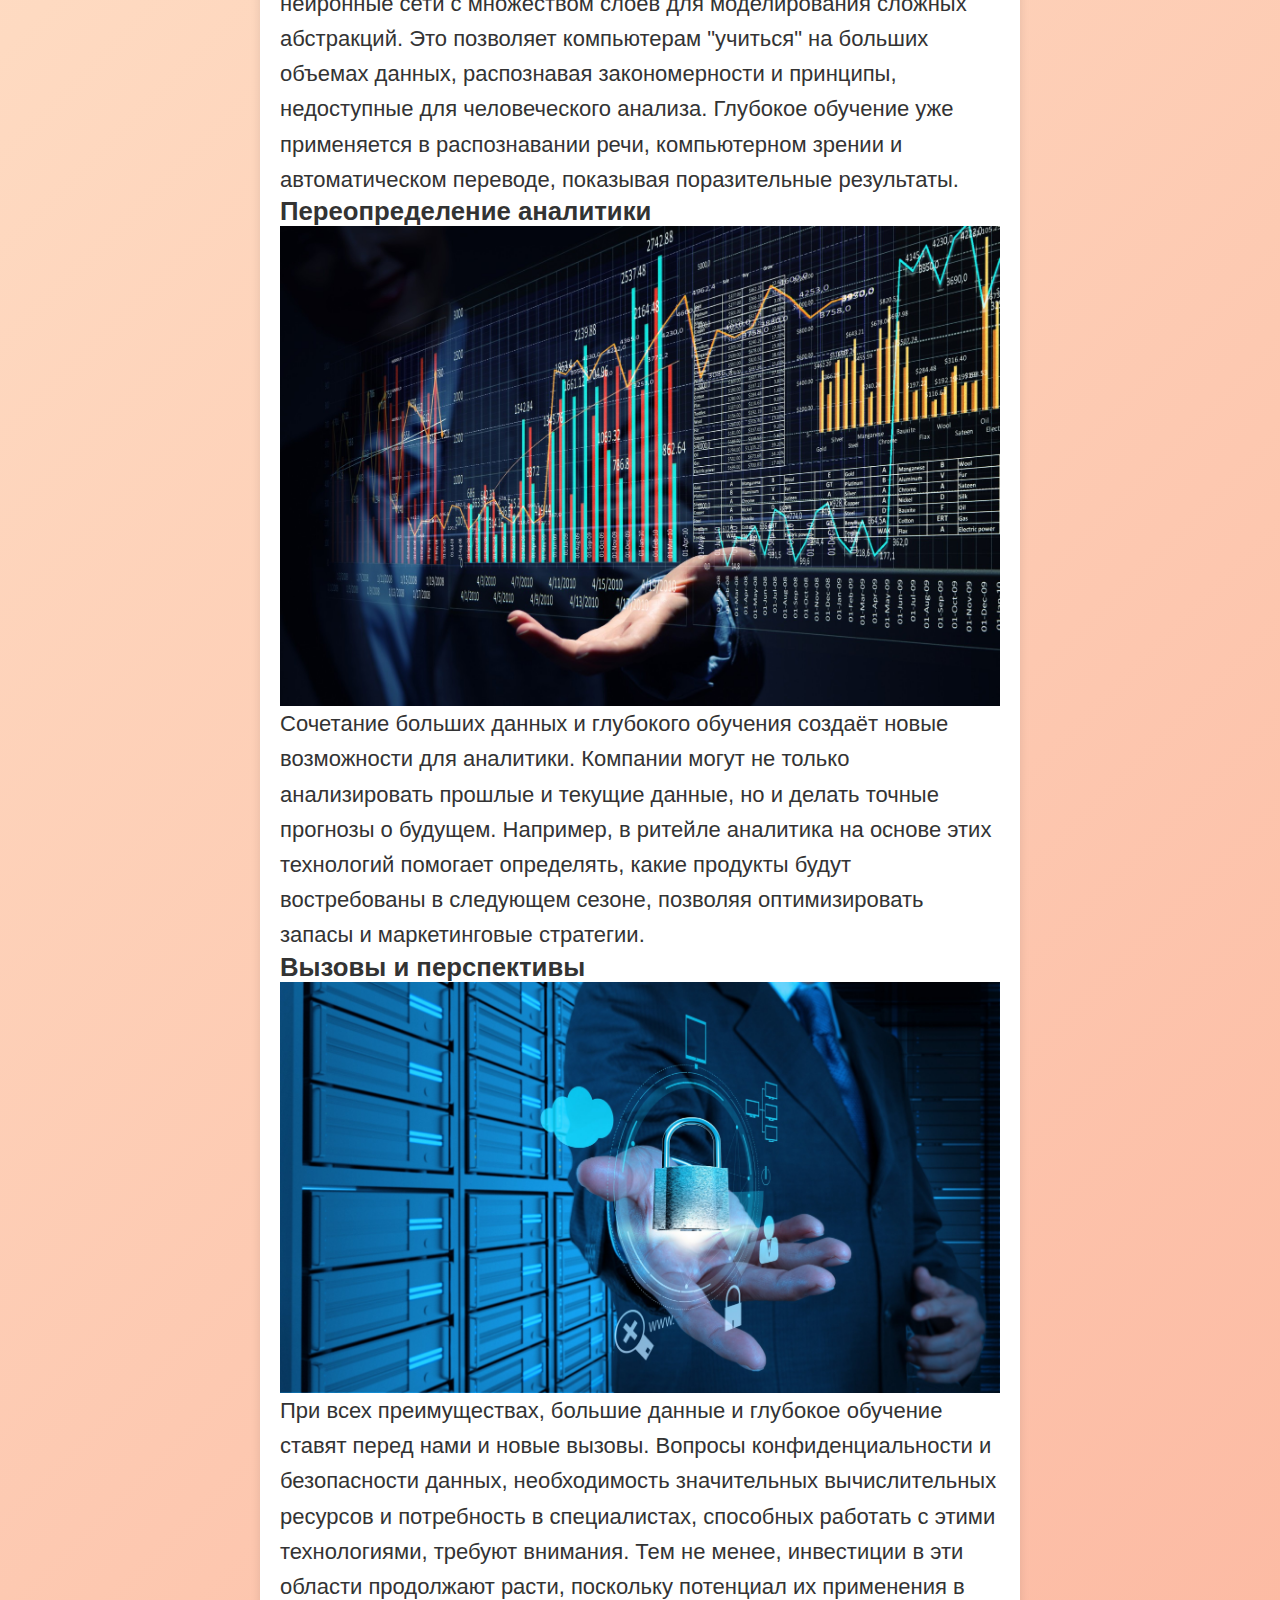
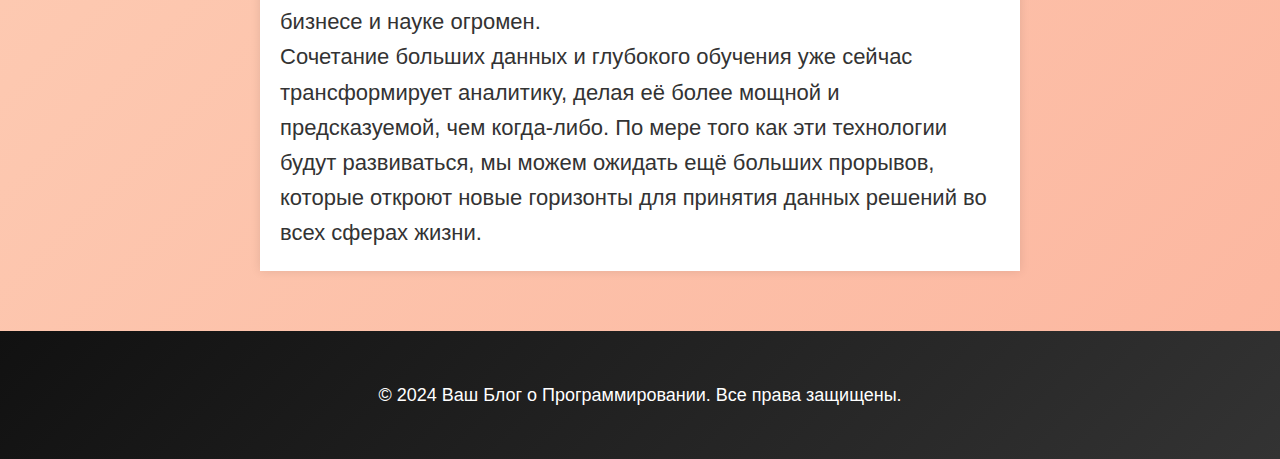
<file: html/blog/article_five.html>
<!DOCTYPE html>
<html lang="ru">
<head>
    <meta charset="UTF-8">
    <title>Статья</title>
    <link rel="stylesheet" href="../../styles/style.css"> 
    <link rel="stylesheet" href="../../styles/styles_for_blog.css"> 
</head>
<body>
    <header>
        <div class="container">
            <div class="logo"><a href="../../index.html"><img src="../../images/general/logo.png" alt="Логотип"></a></div>
            <nav>
                <ul>
                    <li><a href="../../index.html">Главная</a></li>
                    <li><a href="#courses">Курсы</a></li>
                    <li><a href="#teachers">Преподаватели</a></li>
                    <li><a href="#news">Новости</a></li>
                    <li><a href="#blog">Блог</a></li>
                    <li><a href="#faq">FAQ</a></li>
                    <li><a href="#contact">Контакты</a></li>
                </ul>
            </nav>
        </div>
    </header>
    <main>
        <article>
            <h2>Глубокое обучение и большие данные: как они переопределяют будущее аналитики</h2>
            <p>С каждым годом объёмы данных, генерируемых человечеством, увеличиваются экспоненциально. Эти данные становятся ключевым ресурсом для компаний, стремящихся улучшить свои продукты и услуги. В центре этой революции находятся большие данные и глубокое обучение — две технологии, радикально меняющие ландшафт аналитики и принятия решений в бизнесе.</p>
            <h3>Сила больших данных</h3>
            <img src="../../images/article_five/array_information.jpg" alt="array information">
            <p>Большие данные представляют собой массивы информации, слишком великие или сложные для обработки традиционными методами анализа данных. Они включают в себя всё: от пользовательских данных в социальных сетях до метрик производительности компаний. Способность собирать, хранить и анализировать эти данные открывает новые возможности для понимания поведения потребителей, оптимизации операционных процессов и предсказания будущих трендов.</p>
            <h3>Революция глубокого обучения</h3>
            <img src="../../images/article_five/machine_learning.jpg" alt="machine learning">
            <p>Глубокое обучение, подкатегория машинного обучения, использует нейронные сети с множеством слоёв для моделирования сложных абстракций. Это позволяет компьютерам "учиться" на больших объемах данных, распознавая закономерности и принципы, недоступные для человеческого анализа. Глубокое обучение уже применяется в распознавании речи, компьютерном зрении и автоматическом переводе, показывая поразительные результаты.</p>
            <h3>Переопределение аналитики</h3>
            <img src="../../images/article_five/analityc.jpg" alt="analityc">
            <p>Сочетание больших данных и глубокого обучения создаёт новые возможности для аналитики. Компании могут не только анализировать прошлые и текущие данные, но и делать точные прогнозы о будущем. Например, в ритейле аналитика на основе этих технологий помогает определять, какие продукты будут востребованы в следующем сезоне, позволяя оптимизировать запасы и маркетинговые стратегии.</p>
            <h3>Вызовы и перспективы</h3>
            <img src="../../images/article_five/data_sequre.jpg" alt="data sequre">
            <p>При всех преимуществах, большие данные и глубокое обучение ставят перед нами и новые вызовы. Вопросы конфиденциальности и безопасности данных, необходимость значительных вычислительных ресурсов и потребность в специалистах, способных работать с этими технологиями, требуют внимания. Тем не менее, инвестиции в эти области продолжают расти, поскольку потенциал их применения в бизнесе и науке огромен.</p>
            <p>Сочетание больших данных и глубокого обучения уже сейчас трансформирует аналитику, делая её более мощной и предсказуемой, чем когда-либо. По мере того как эти технологии будут развиваться, мы можем ожидать ещё больших прорывов, которые откроют новые горизонты для принятия данных решений во всех сферах жизни.</p>
        </article>
    </main>
    <footer>
        <p>&copy; 2024 Ваш Блог о Программировании. Все права защищены.</p>
    </footer>
</body>
</html>
</file>
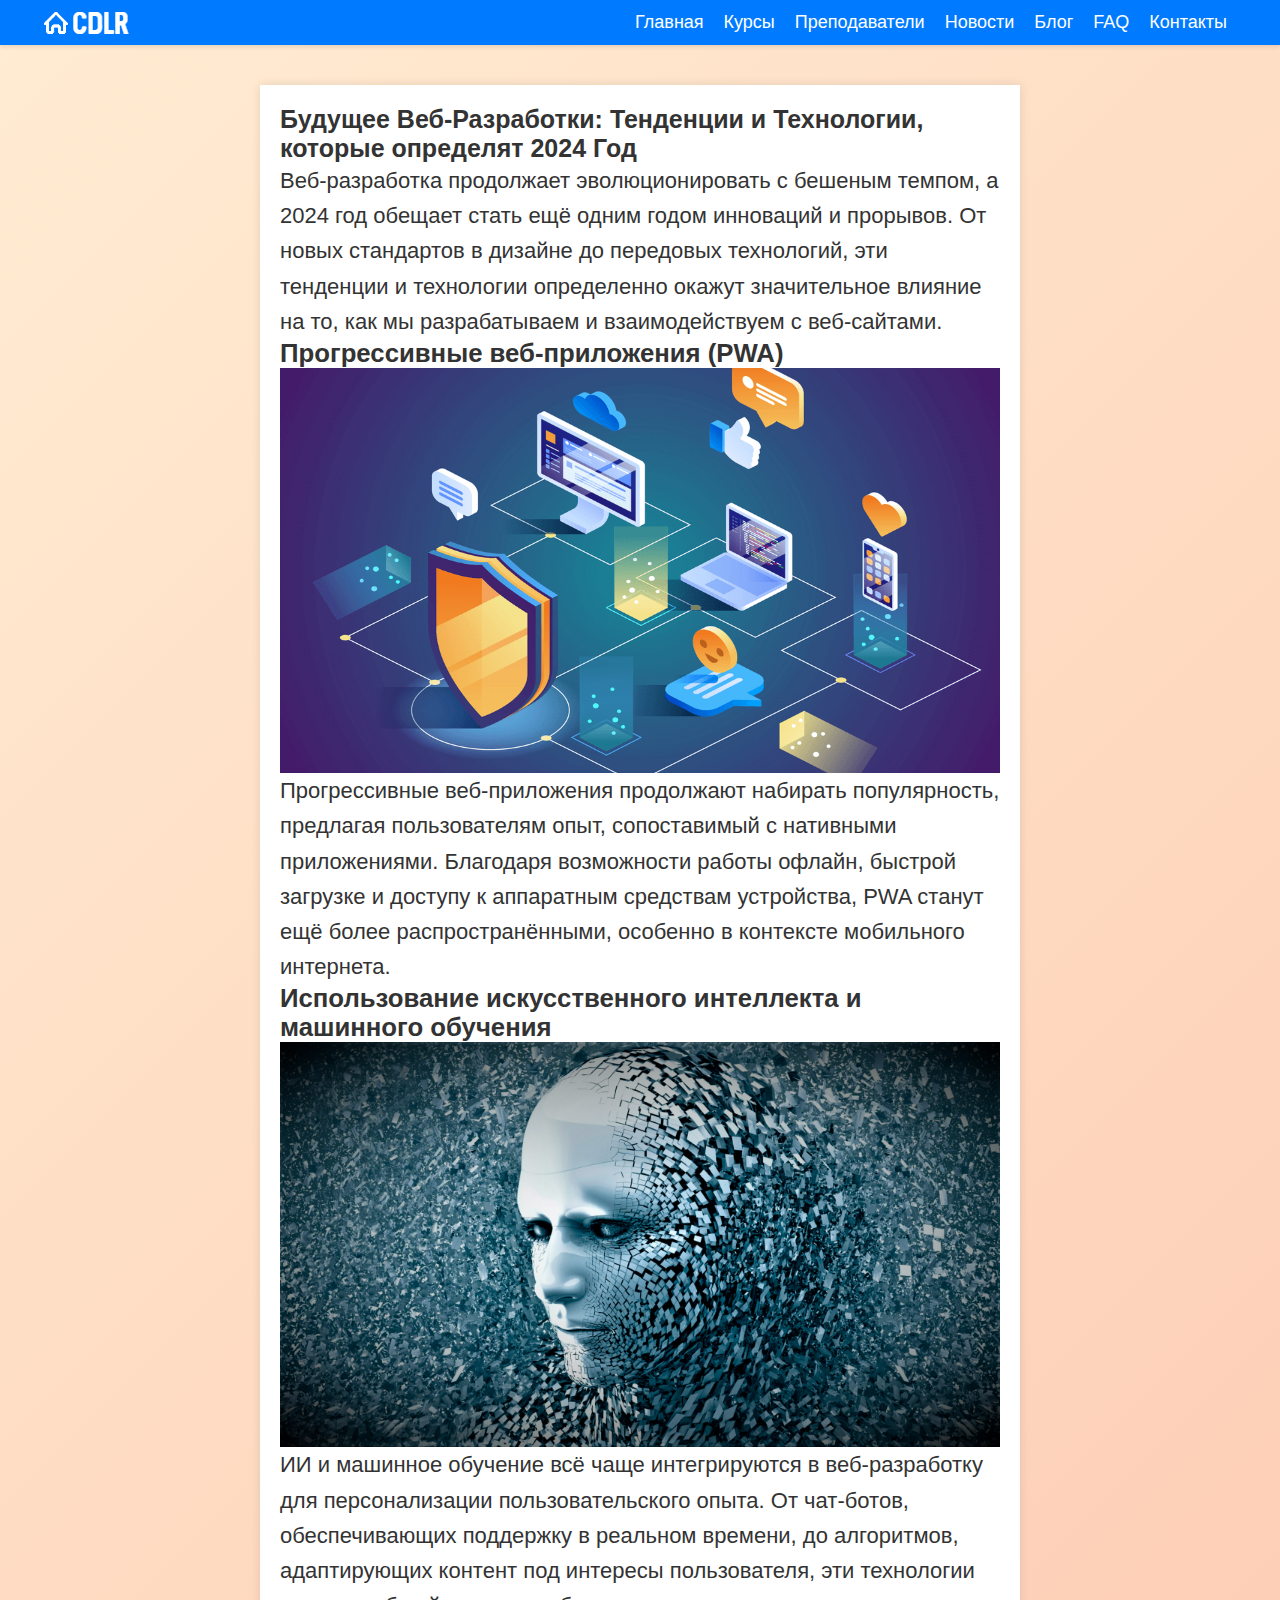
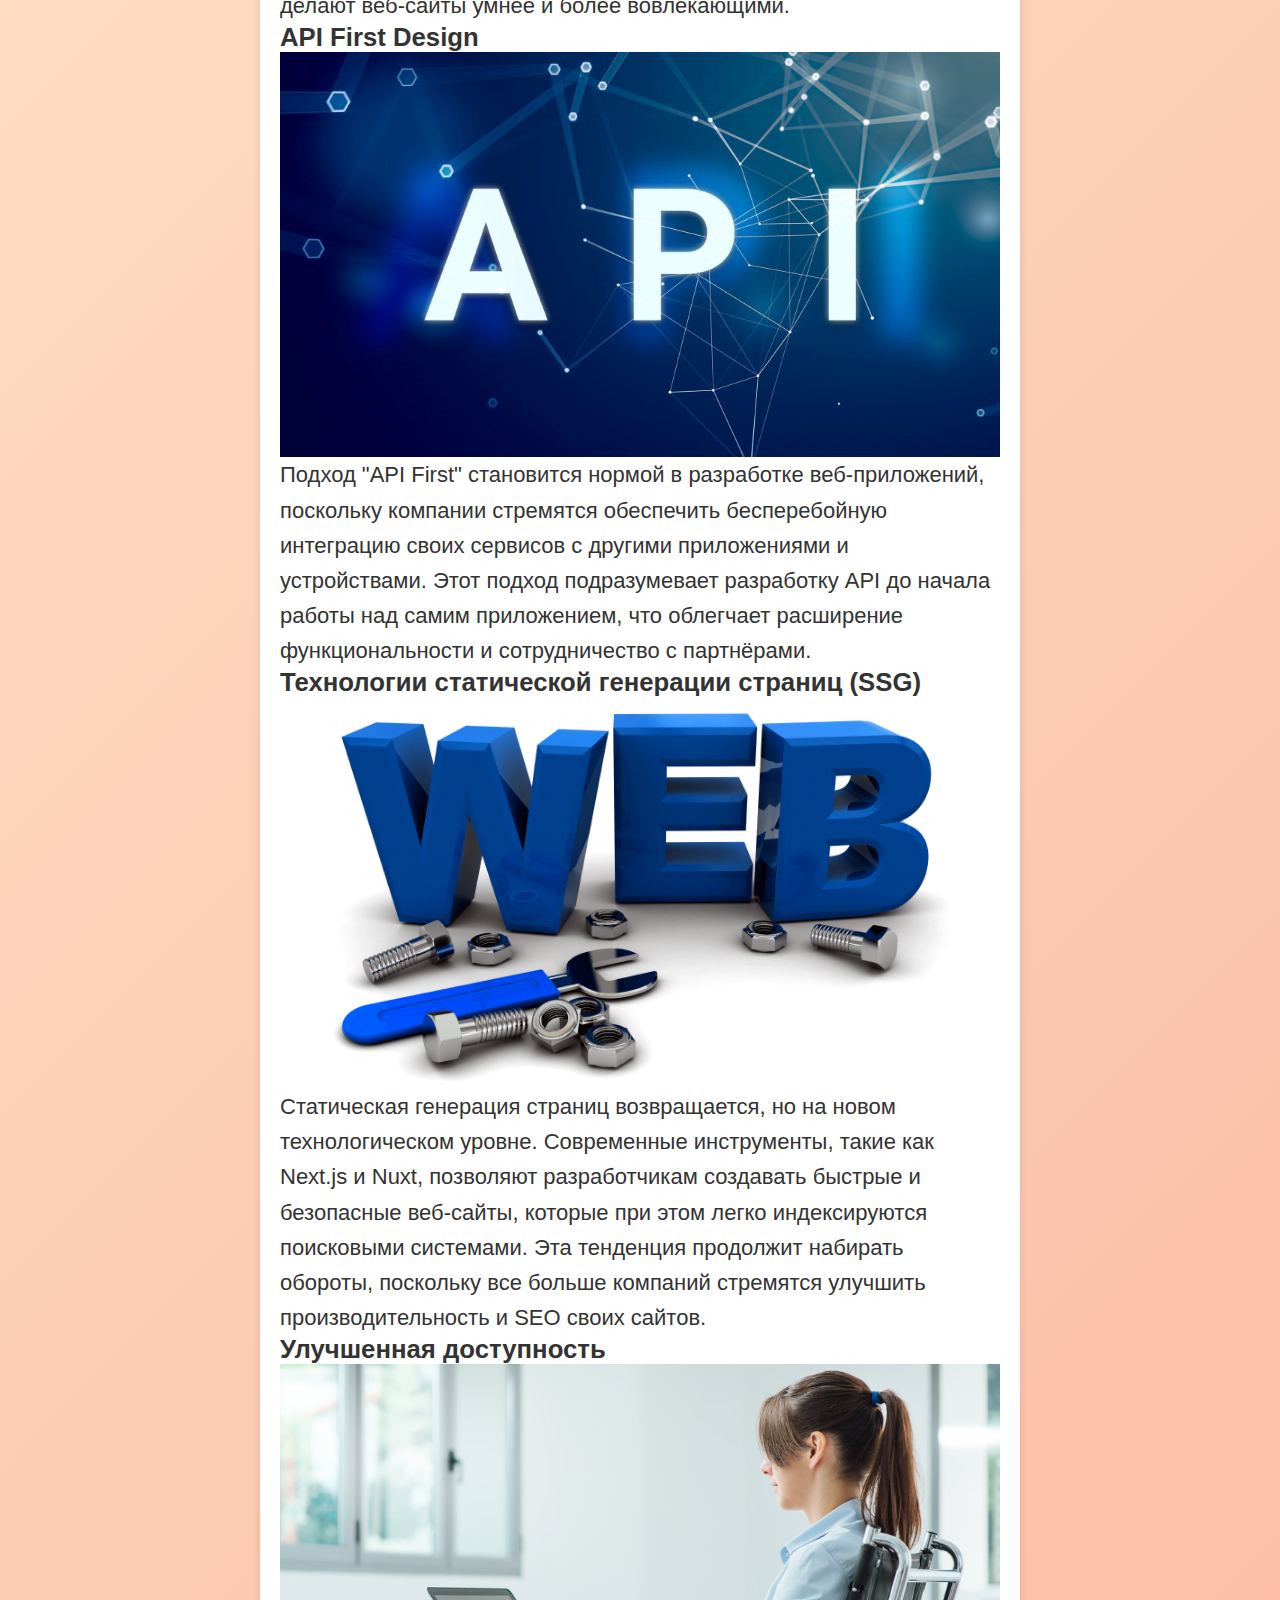
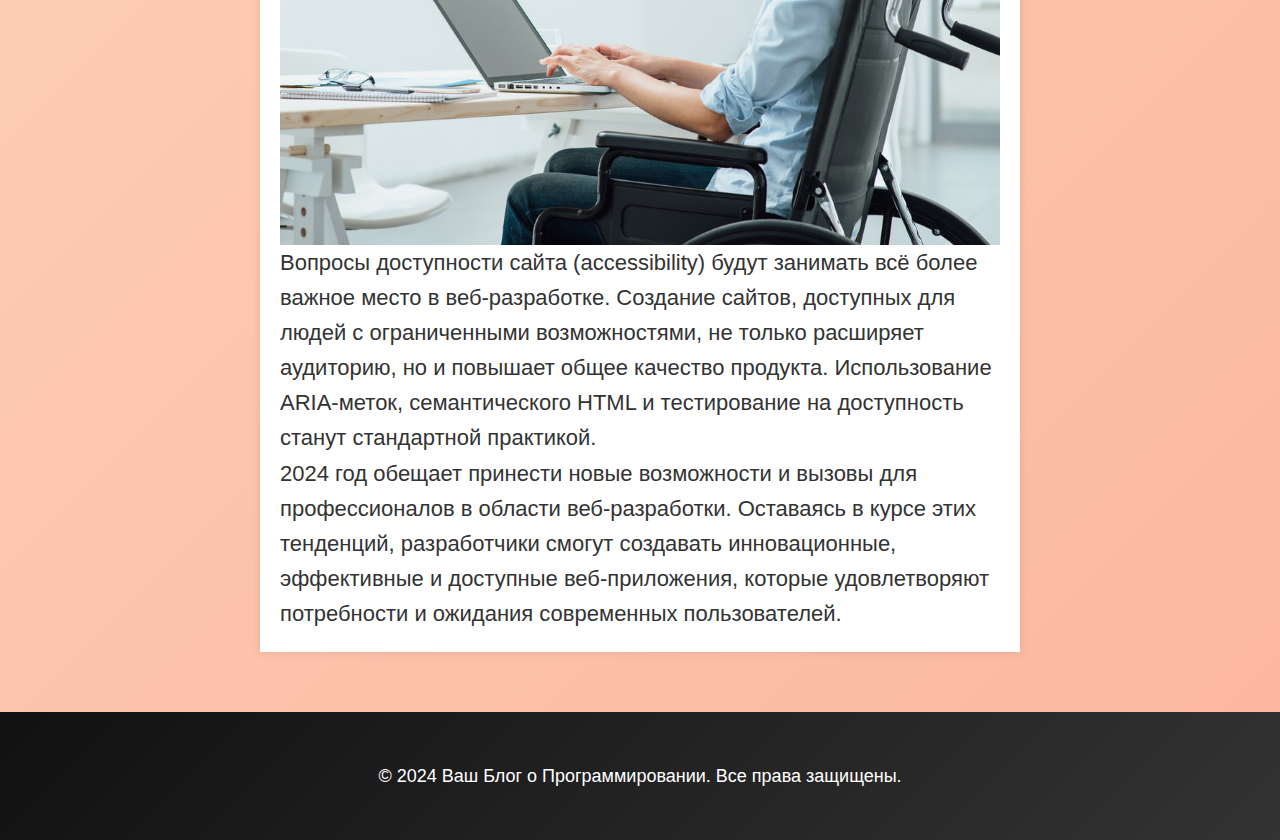
<file: html/blog/article_four.html>
<!DOCTYPE html>
<html lang="ru">
<head>
    <meta charset="UTF-8">
    <title>Статья</title>
    <link rel="stylesheet" href="../../styles/style.css"> 
    <link rel="stylesheet" href="../../styles/styles_for_blog.css"> 
</head>
<body>
    <header>
        <div class="container">
            <div class="logo"><a href="../../index.html"><img src="../../images/general/logo.png" alt="Логотип"></a></div>
            <nav>
                <ul>
                    <li><a href="/../index.html">Главная</a></li>
                    <li><a href="#courses">Курсы</a></li>
                    <li><a href="#teachers">Преподаватели</a></li>
                    <li><a href="#news">Новости</a></li>
                    <li><a href="#blog">Блог</a></li>
                    <li><a href="#faq">FAQ</a></li>
                    <li><a href="#contact">Контакты</a></li>
                </ul>
            </nav>
        </div>
    </header>
    <main>
        <article>
            <h2>Будущее Веб-Разработки: Тенденции и Технологии, которые определят 2024 Год</h2>
            <p>Веб-разработка продолжает эволюционировать с бешеным темпом, а 2024 год обещает стать ещё одним годом инноваций и прорывов. От новых стандартов в дизайне до передовых технологий, эти тенденции и технологии определенно окажут значительное влияние на то, как мы разрабатываем и взаимодействуем с веб-сайтами.</p>
            <h3>Прогрессивные веб-приложения (PWA)</h3>
            <img src="../../images/article_four/web_software.png" alt="web software">
            <p>Прогрессивные веб-приложения продолжают набирать популярность, предлагая пользователям опыт, сопоставимый с нативными приложениями. Благодаря возможности работы офлайн, быстрой загрузке и доступу к аппаратным средствам устройства, PWA станут ещё более распространёнными, особенно в контексте мобильного интернета.</p>
            <h3>Использование искусственного интеллекта и машинного обучения</h3>
            <img src="../../images/article_four/ai.jpg" alt="ai">
            <p>ИИ и машинное обучение всё чаще интегрируются в веб-разработку для персонализации пользовательского опыта. От чат-ботов, обеспечивающих поддержку в реальном времени, до алгоритмов, адаптирующих контент под интересы пользователя, эти технологии делают веб-сайты умнее и более вовлекающими.</p>
            <h3>API First Design</h3>
            <img src="../../images/article_four/api.webp" alt="api">
            <p>Подход "API First" становится нормой в разработке веб-приложений, поскольку компании стремятся обеспечить бесперебойную интеграцию своих сервисов с другими приложениями и устройствами. Этот подход подразумевает разработку API до начала работы над самим приложением, что облегчает расширение функциональности и сотрудничество с партнёрами.</p>
            <h3>Технологии статической генерации страниц (SSG)</h3>
            <img src="../../images/article_four/web.png" alt="web">
            <p>Статическая генерация страниц возвращается, но на новом технологическом уровне. Современные инструменты, такие как Next.js и Nuxt, позволяют разработчикам создавать быстрые и безопасные веб-сайты, которые при этом легко индексируются поисковыми системами. Эта тенденция продолжит набирать обороты, поскольку все больше компаний стремятся улучшить производительность и SEO своих сайтов.</p>
            <h3>Улучшенная доступность</h3>
            <img src="../../images/article_four/invalid.jpg" alt="invalid">
            <p>Вопросы доступности сайта (accessibility) будут занимать всё более важное место в веб-разработке. Создание сайтов, доступных для людей с ограниченными возможностями, не только расширяет аудиторию, но и повышает общее качество продукта. Использование ARIA-меток, семантического HTML и тестирование на доступность станут стандартной практикой.</p>
            <p>2024 год обещает принести новые возможности и вызовы для профессионалов в области веб-разработки. Оставаясь в курсе этих тенденций, разработчики смогут создавать инновационные, эффективные и доступные веб-приложения, которые удовлетворяют потребности и ожидания современных пользователей.</p>
        </article>
    </main>
    <footer>
        <p>&copy; 2024 Ваш Блог о Программировании. Все права защищены.</p>
    </footer>
</body>
</html>
</file>
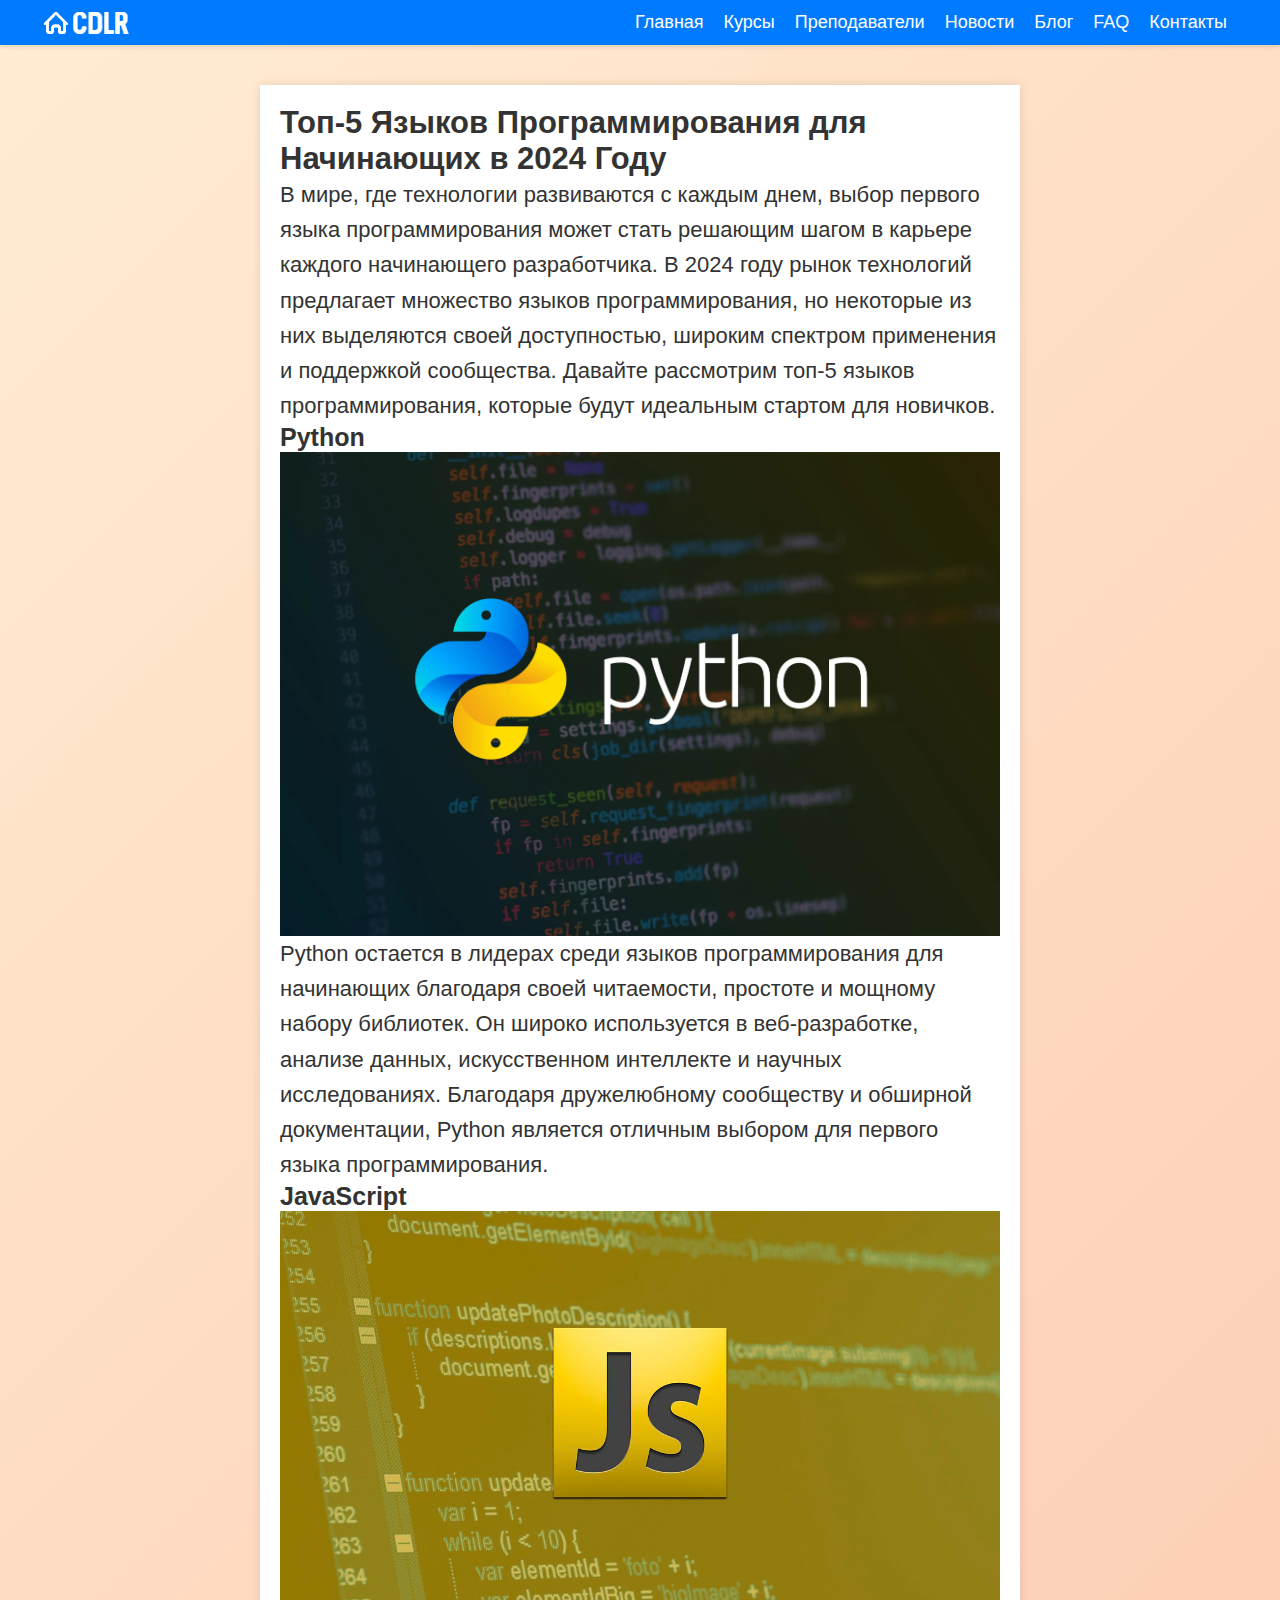
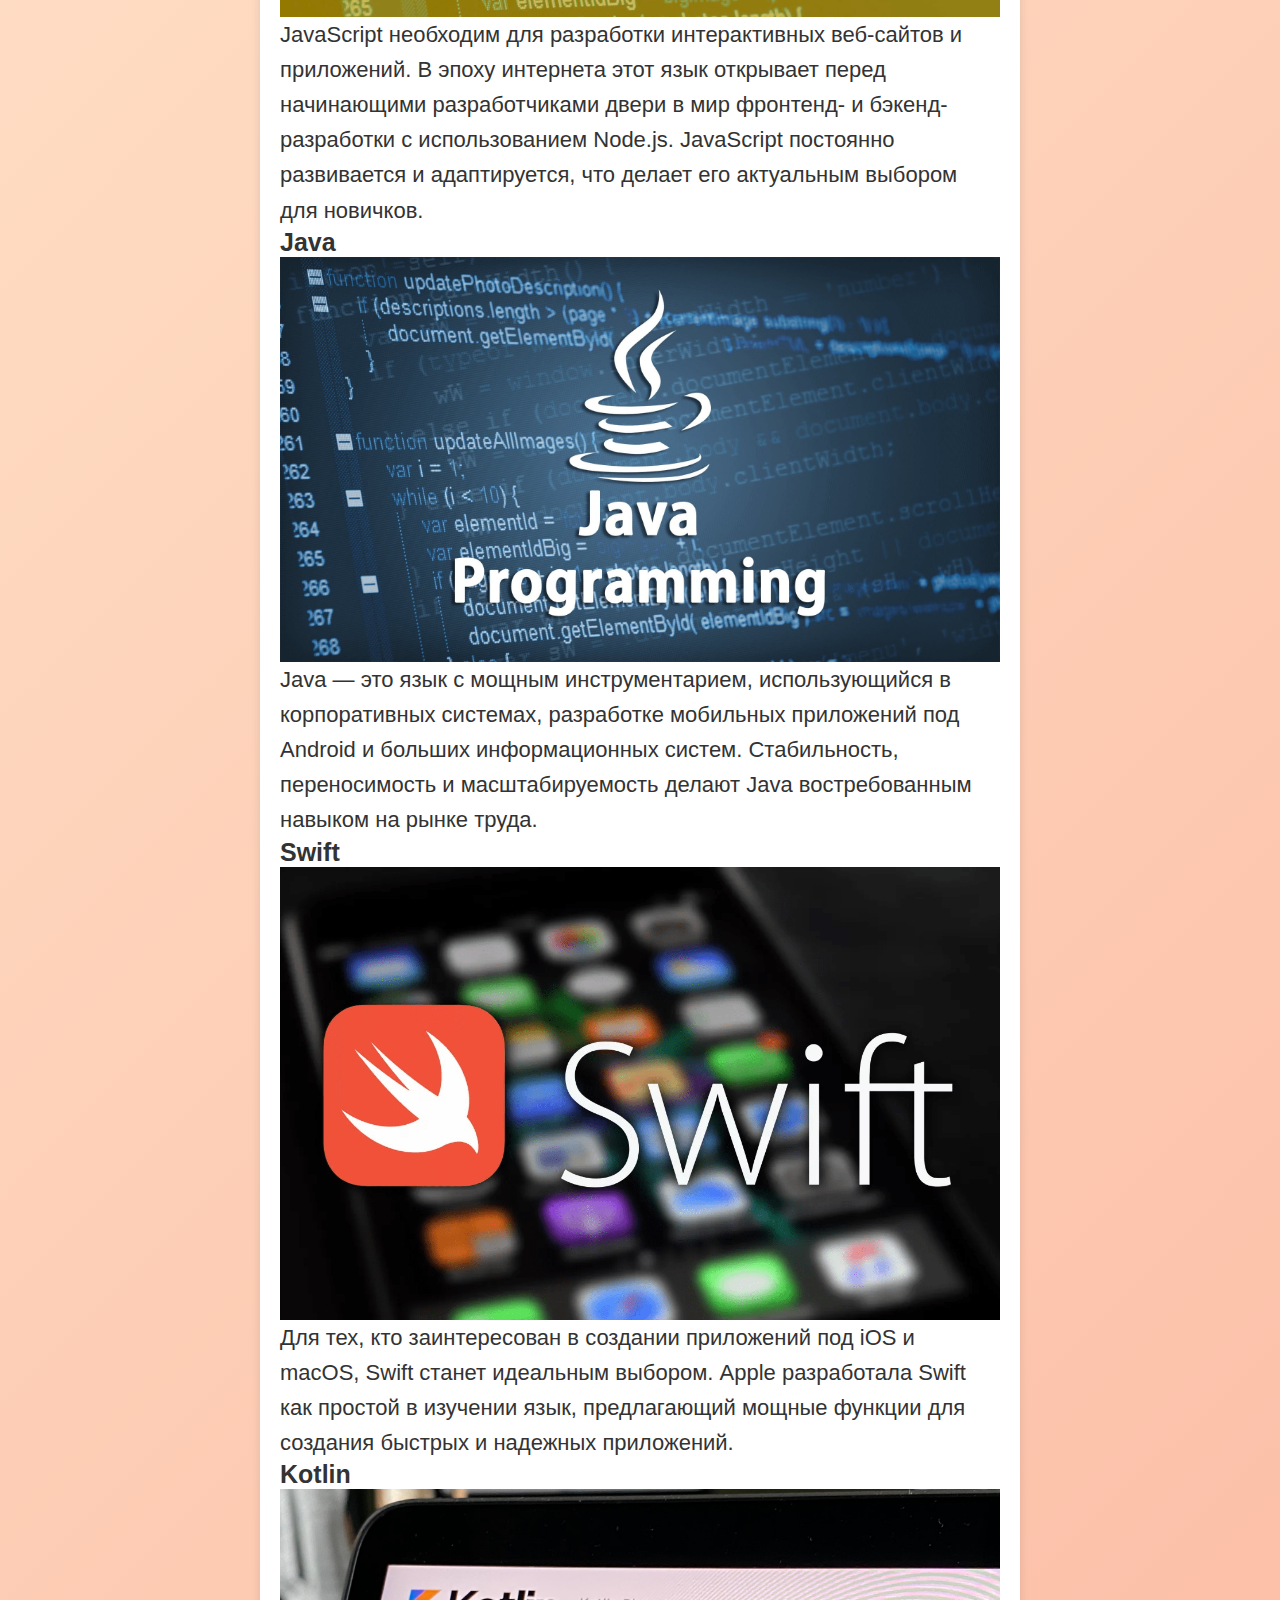
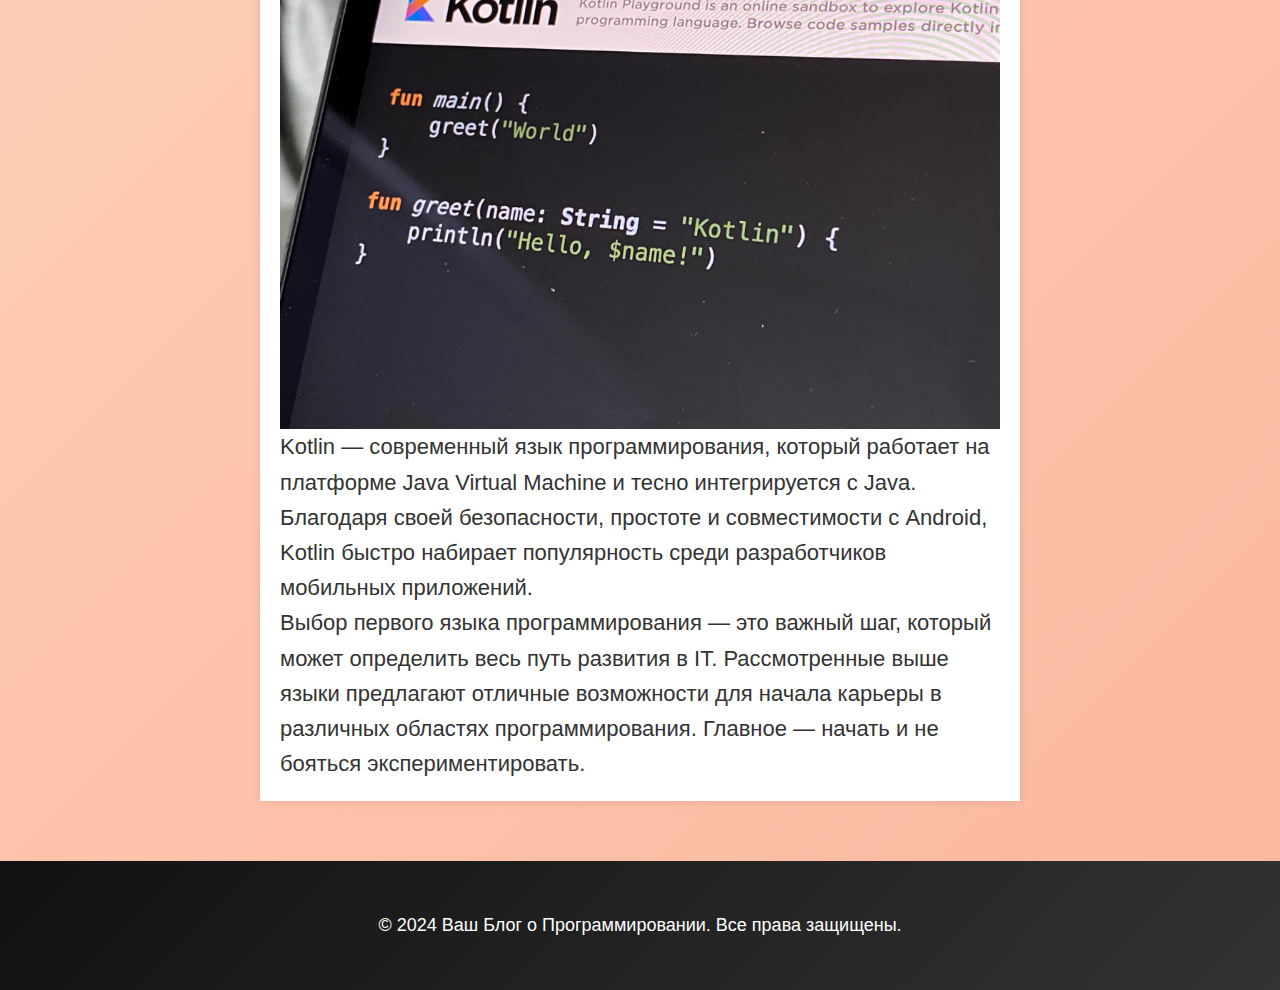
<file: html/blog/article_one.html>
<!DOCTYPE html>
<html lang="ru">
<head>
    <meta charset="UTF-8">
    <title>Статья</title>
    <link rel="stylesheet" href="../../styles/style.css"> 
    <link rel="stylesheet" href="../../styles/styles_for_blog.css"> 
</head>
<body>
    <header>
        <div class="container">
            <div class="logo"><a href="../../index.html"><img src="../../images/general/logo.png" alt="Логотип"></a></div>
            <nav>
                <ul>
                    <li><a href="../../index.html">Главная</a></li>
                    <li><a href="#courses">Курсы</a></li>
                    <li><a href="#teachers">Преподаватели</a></li>
                    <li><a href="#news">Новости</a></li>
                    <li><a href="#blog">Блог</a></li>
                    <li><a href="#faq">FAQ</a></li>
                    <li><a href="#contact">Контакты</a></li>
                </ul>
            </nav>
        </div>
    </header>    
    <main>
        <article>
            <h1>Топ-5 Языков Программирования для Начинающих в 2024 Году</h1>
            <p>В мире, где технологии развиваются с каждым днем, выбор первого языка программирования может стать решающим шагом в карьере каждого начинающего разработчика. В 2024 году рынок технологий предлагает множество языков программирования, но некоторые из них выделяются своей доступностью, широким спектром применения и поддержкой сообщества. Давайте рассмотрим топ-5 языков программирования, которые будут идеальным стартом для новичков.</p>
            <h2>Python</h2>
            <img src="../../images/article_one/pyhton.webp" alt="python">
            <p>Python остается в лидерах среди языков программирования для начинающих благодаря своей читаемости, простоте и мощному набору библиотек. Он широко используется в веб-разработке, анализе данных, искусственном интеллекте и научных исследованиях. Благодаря дружелюбному сообществу и обширной документации, Python является отличным выбором для первого языка программирования.</p>
            <h2>JavaScript</h2>
            <img src="../../images/article_one/js.jpg" alt="js">
            <p>JavaScript необходим для разработки интерактивных веб-сайтов и приложений. В эпоху интернета этот язык открывает перед начинающими разработчиками двери в мир фронтенд- и бэкенд-разработки с использованием Node.js. JavaScript постоянно развивается и адаптируется, что делает его актуальным выбором для новичков.</p>
            <h2>Java</h2>
            <img src="../../images/article_one/java.jpeg" alt="java">
            <p>Java — это язык с мощным инструментарием, использующийся в корпоративных системах, разработке мобильных приложений под Android и больших информационных систем. Стабильность, переносимость и масштабируемость делают Java востребованным навыком на рынке труда.</p>
            <h2>Swift</h2>
            <img src="../../images/article_one/swift.png" alt="swift">
            <p>Для тех, кто заинтересован в создании приложений под iOS и macOS, Swift станет идеальным выбором. Apple разработала Swift как простой в изучении язык, предлагающий мощные функции для создания быстрых и надежных приложений.</p>
            <h2>Kotlin</h2>
            <img src="../../images/article_one/kotlin.jpeg" alt="kotlin">
            <p>Kotlin — современный язык программирования, который работает на платформе Java Virtual Machine и тесно интегрируется с Java. Благодаря своей безопасности, простоте и совместимости с Android, Kotlin быстро набирает популярность среди разработчиков мобильных приложений.</p>
            <p>Выбор первого языка программирования — это важный шаг, который может определить весь путь развития в IT. Рассмотренные выше языки предлагают отличные возможности для начала карьеры в различных областях программирования. Главное — начать и не бояться экспериментировать.</p>
        </article>
    </main>
    <footer>
        <p>&copy; 2024 Ваш Блог о Программировании. Все права защищены.</p>
    </footer>
</body>
</html>
</file>
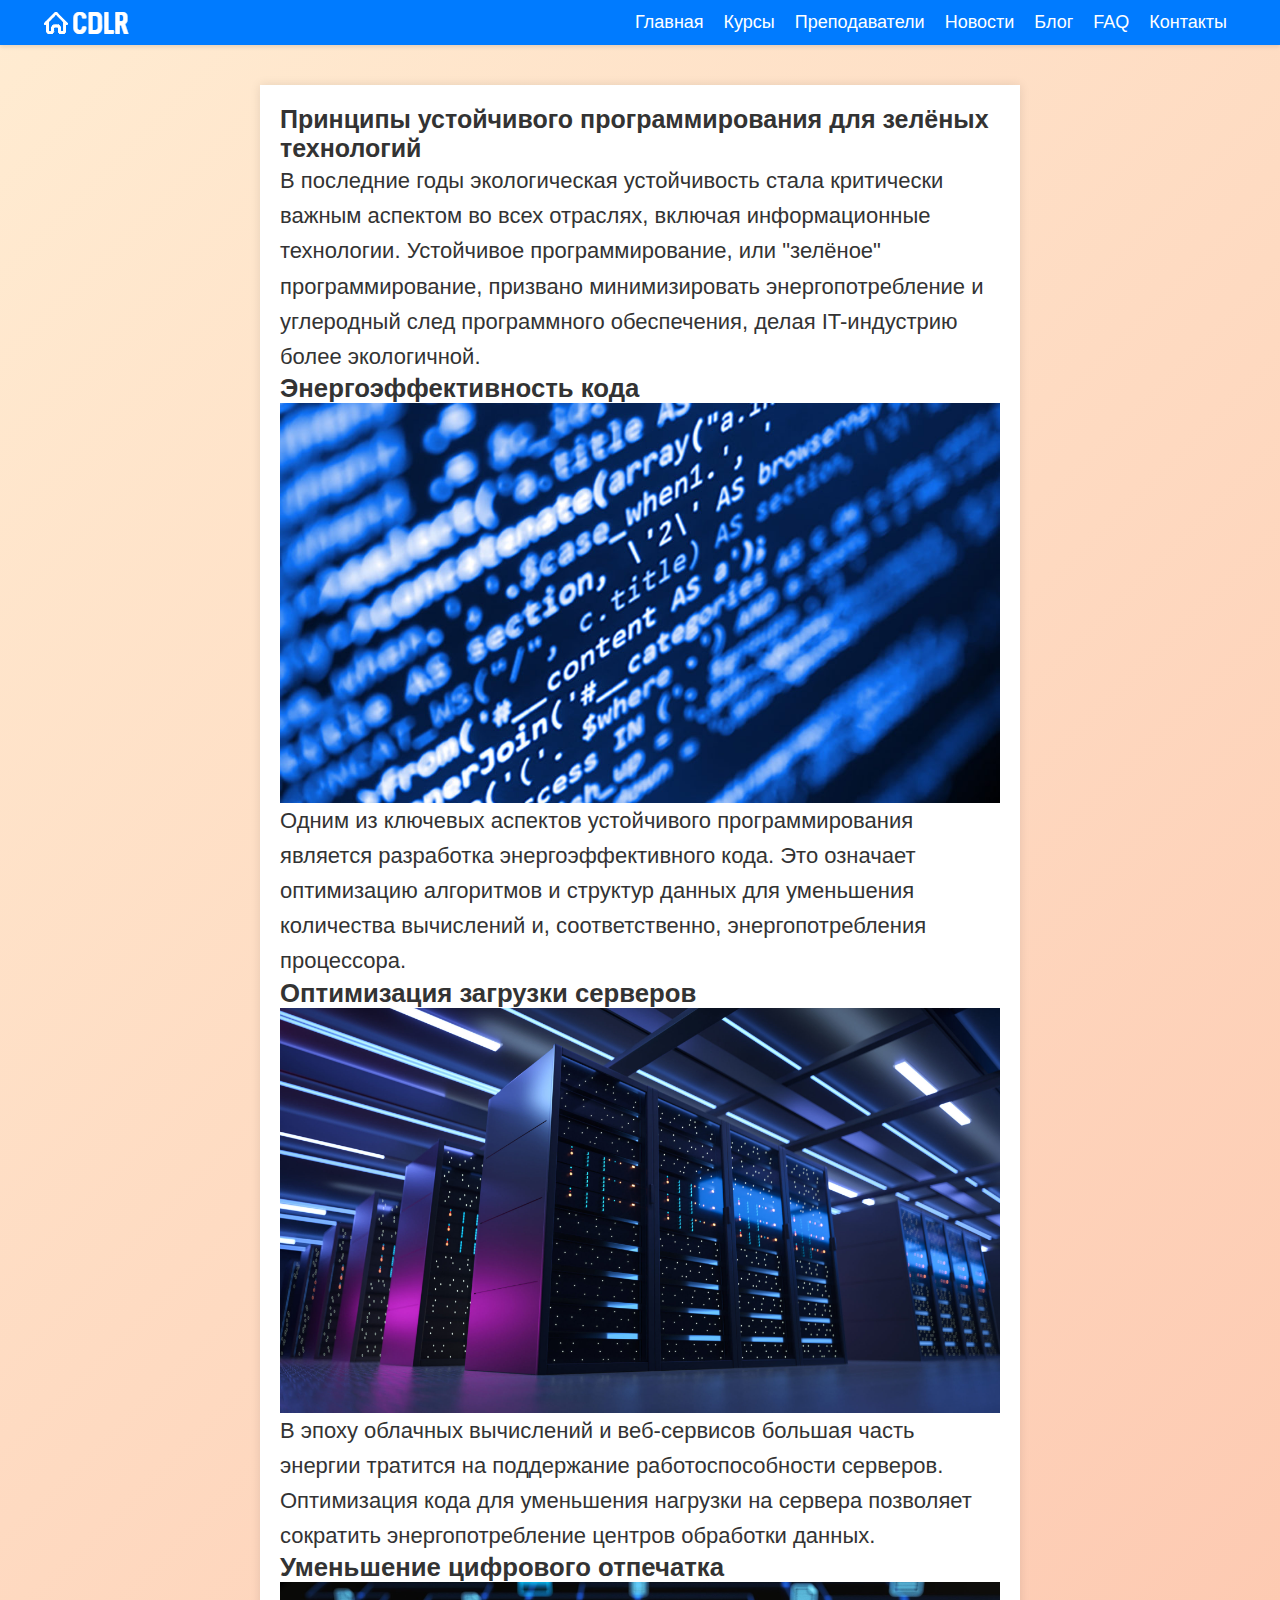
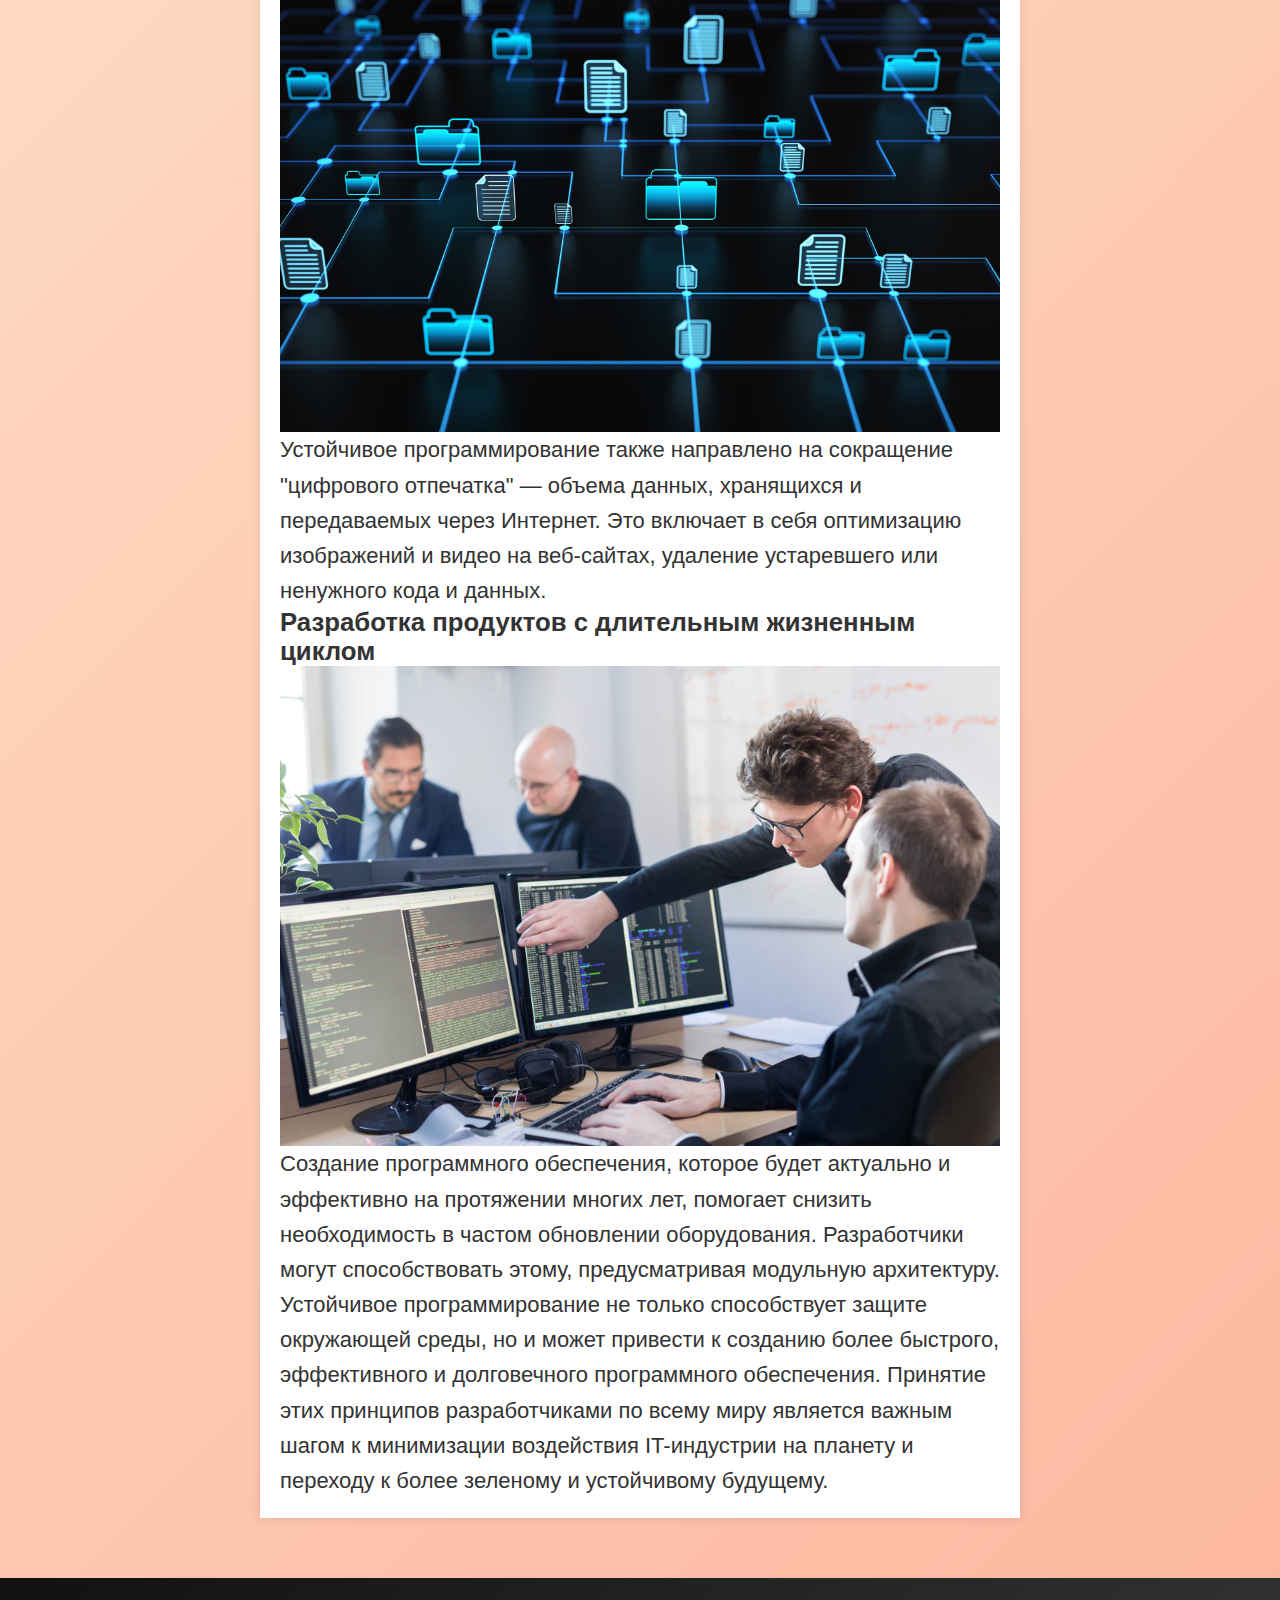
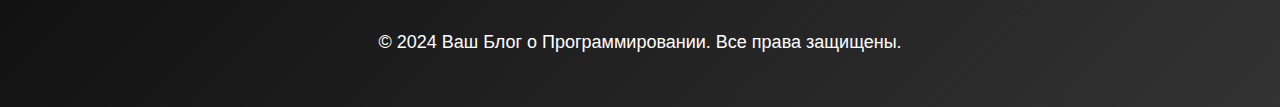
<file: html/blog/article_three.html>
<!DOCTYPE html>
<html lang="ru">
<head>
    <meta charset="UTF-8">
    <title>Статья</title>
    <link rel="stylesheet" href="../../styles/style.css"> 
    <link rel="stylesheet" href="../../styles/styles_for_blog.css"> 
</head>
<body>
    <header>
        <div class="container">
            <div class="logo"><a href="../../index.html"><img src="../../images/general/logo.png" alt="Логотип"></a></div>
            <nav>
                <ul>
                    <li><a href="../index.html">Главная</a></li>
                    <li><a href="#courses">Курсы</a></li>
                    <li><a href="#teachers">Преподаватели</a></li>
                    <li><a href="#news">Новости</a></li>
                    <li><a href="#blog">Блог</a></li>
                    <li><a href="#faq">FAQ</a></li>
                    <li><a href="#contact">Контакты</a></li>
                </ul>
            </nav>
        </div>
    </header>
    <main>
        <article>
            <h2>Принципы устойчивого программирования для зелёных технологий</h2>
            <p>В последние годы экологическая устойчивость стала критически важным аспектом во всех отраслях, включая информационные технологии. Устойчивое программирование, или "зелёное" программирование, призвано минимизировать энергопотребление и углеродный след программного обеспечения, делая IT-индустрию более экологичной.</p>
            <h3>Энергоэффективность кода</h3>
            <img src="../../images/article_three/code.jpg" alt="code">
            <p>Одним из ключевых аспектов устойчивого программирования является разработка энергоэффективного кода. Это означает оптимизацию алгоритмов и структур данных для уменьшения количества вычислений и, соответственно, энергопотребления процессора.</p>
            <h3>Оптимизация загрузки серверов</h3>
            <img src="../../images/article_three/server.jpeg" alt="server">
            <p>В эпоху облачных вычислений и веб-сервисов большая часть энергии тратится на поддержание работоспособности серверов. Оптимизация кода для уменьшения нагрузки на сервера позволяет сократить энергопотребление центров обработки данных.</p>
            <h3>Уменьшение цифрового отпечатка</h3>
            <img src="../../images/article_three/data.jpg" alt="data">
            <p>Устойчивое программирование также направлено на сокращение "цифрового отпечатка" — объема данных, хранящихся и передаваемых через Интернет. Это включает в себя оптимизацию изображений и видео на веб-сайтах, удаление устаревшего или ненужного кода и данных.</p>
            <h3>Разработка продуктов с длительным жизненным циклом</h3>
            <img src="../../images/article_three/software_product.jpg" alt="software product">
            <p>Создание программного обеспечения, которое будет актуально и эффективно на протяжении многих лет, помогает снизить необходимость в частом обновлении оборудования. Разработчики могут способствовать этому, предусматривая модульную архитектуру.</p>
            <p>Устойчивое программирование не только способствует защите окружающей среды, но и может привести к созданию более быстрого, эффективного и долговечного программного обеспечения. Принятие этих принципов разработчиками по всему миру является важным шагом к минимизации воздействия IT-индустрии на планету и переходу к более зеленому и устойчивому будущему.</p>
        </article>
    </main>
    <footer>
        <p>&copy; 2024 Ваш Блог о Программировании. Все права защищены.</p>
    </footer>
</body>
</html>
</file>
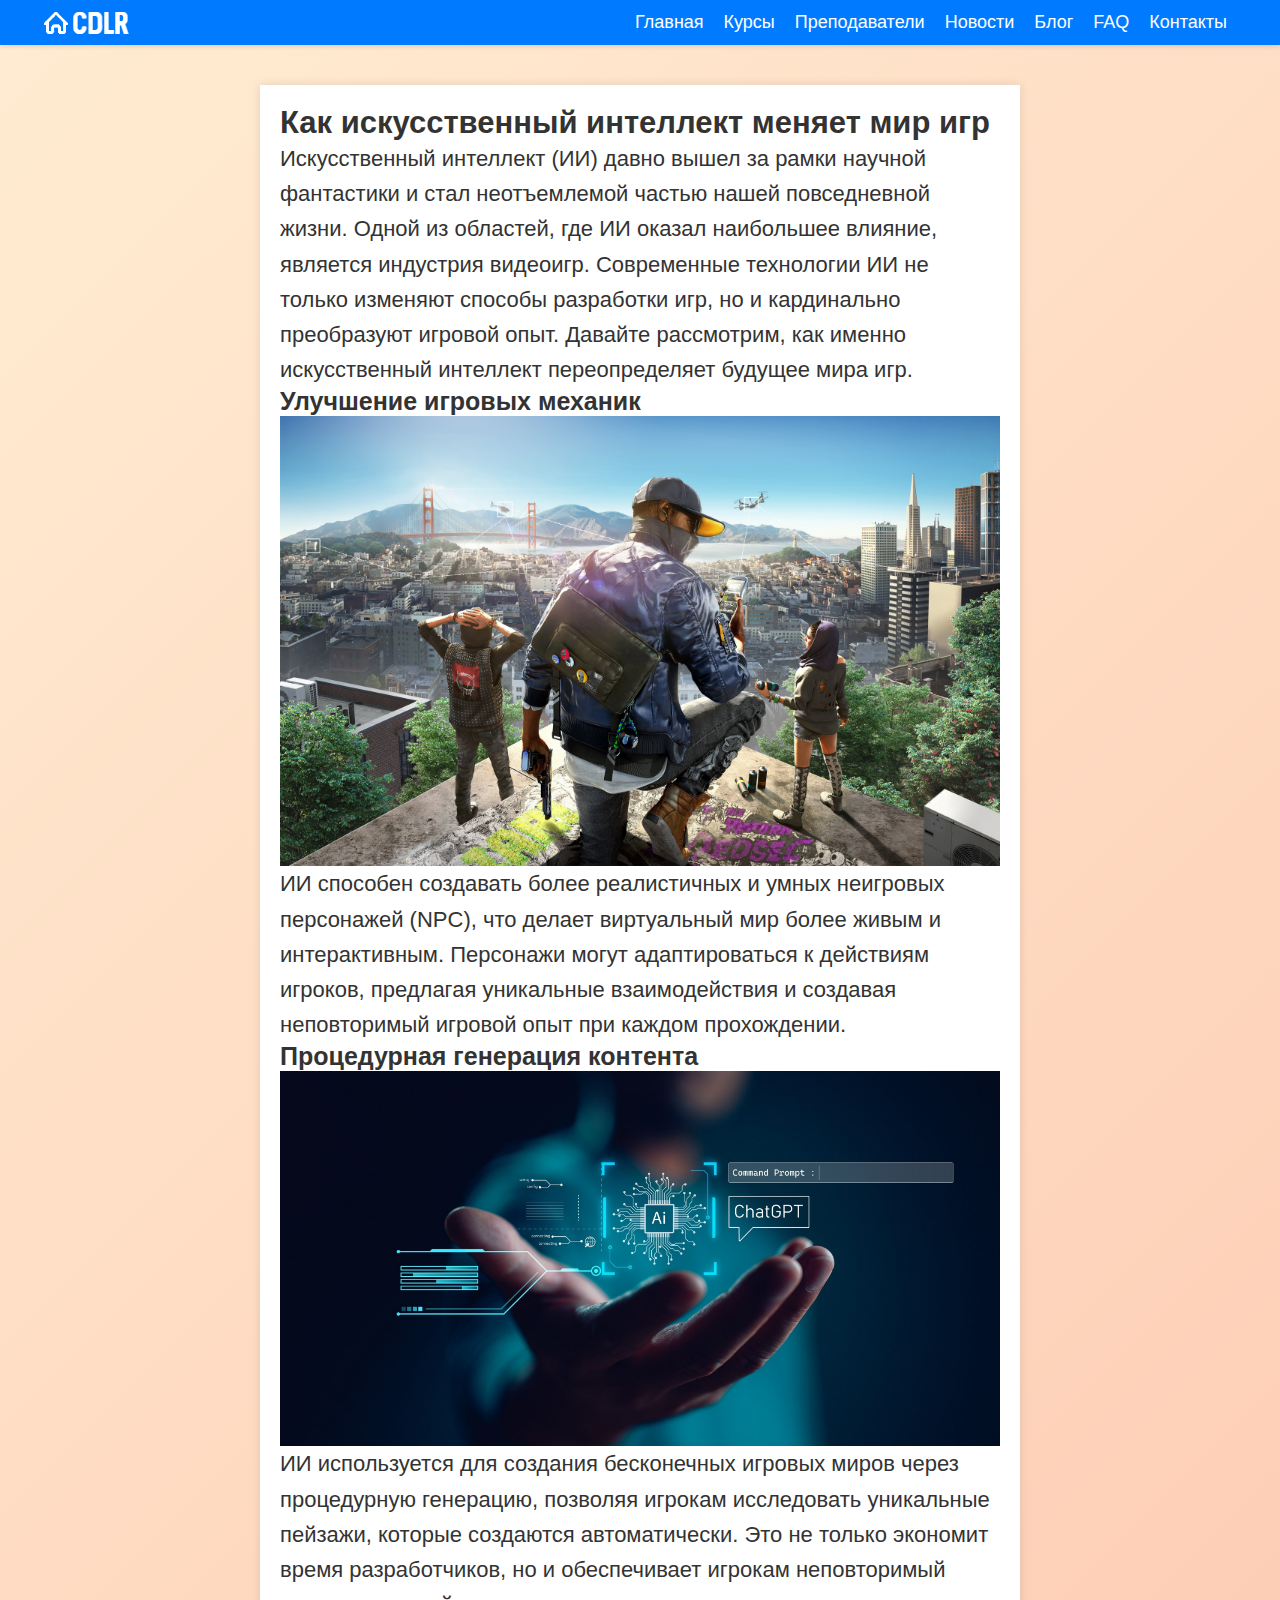
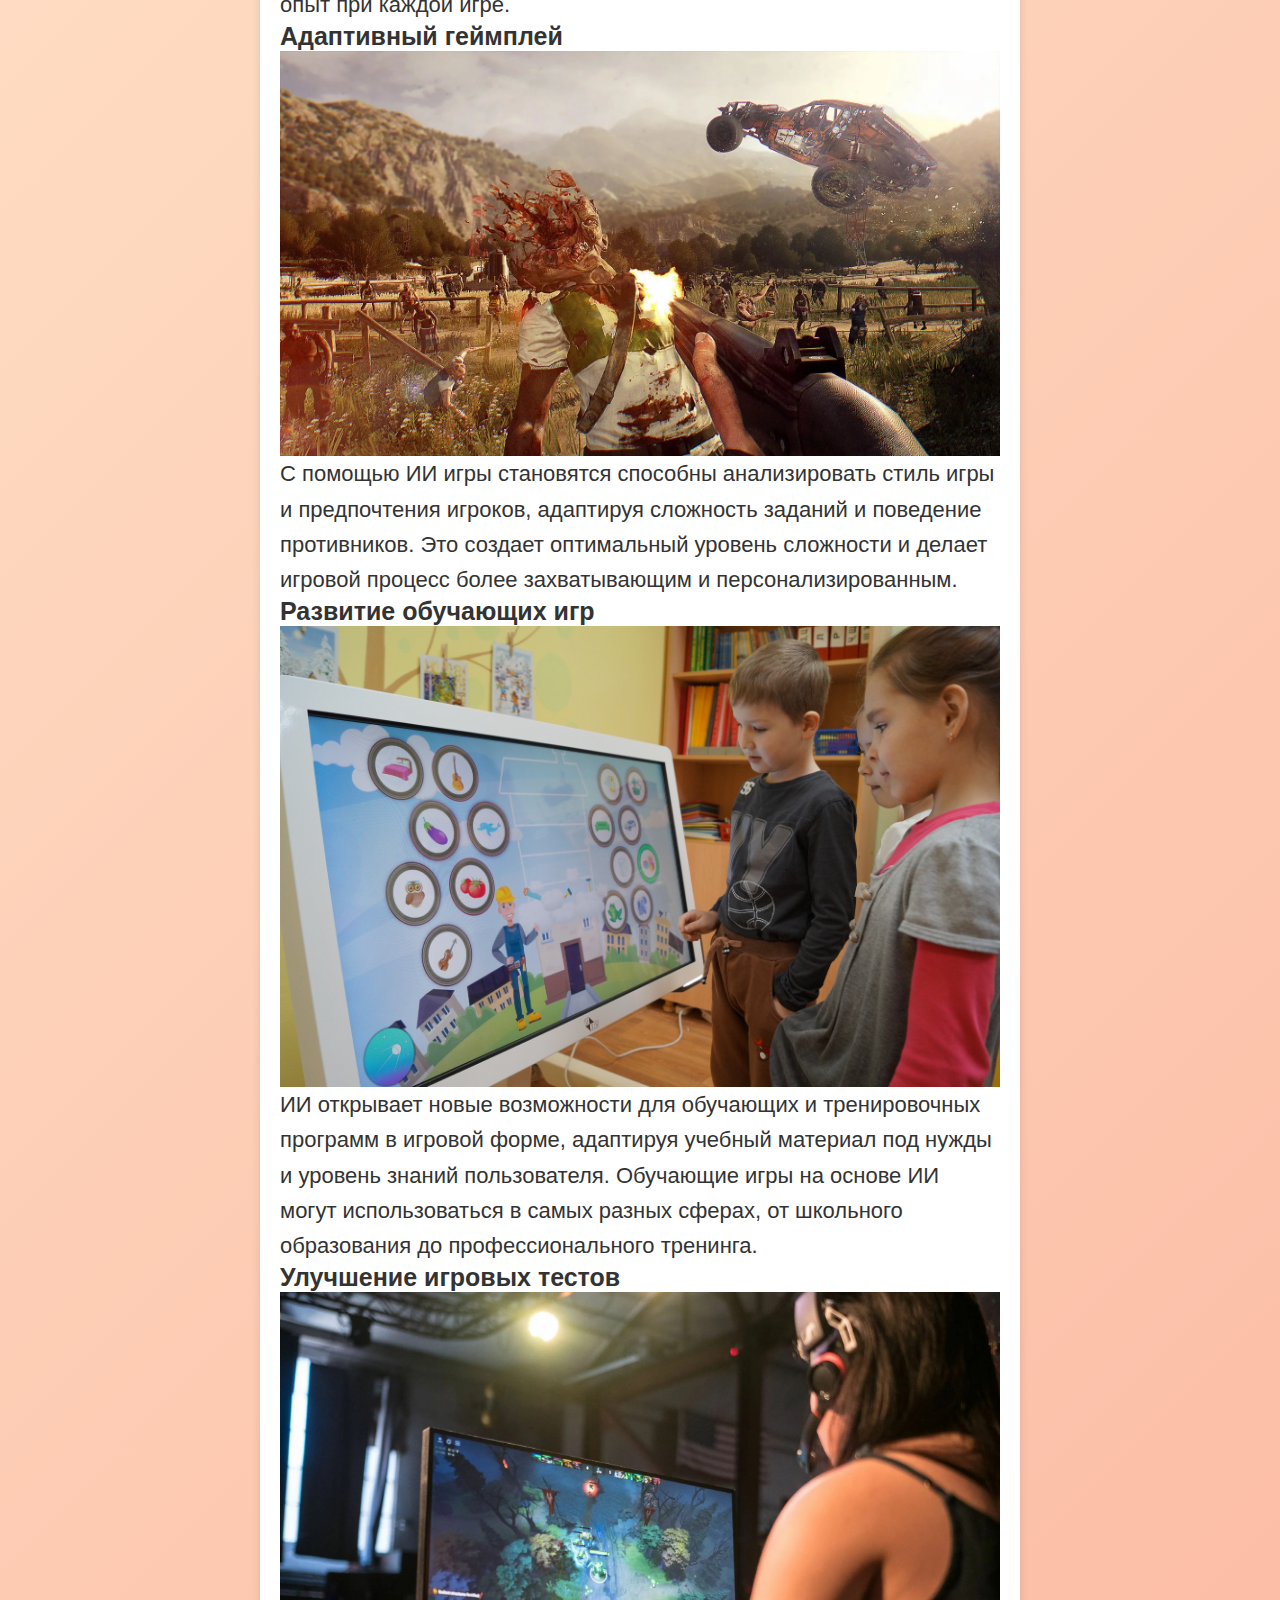
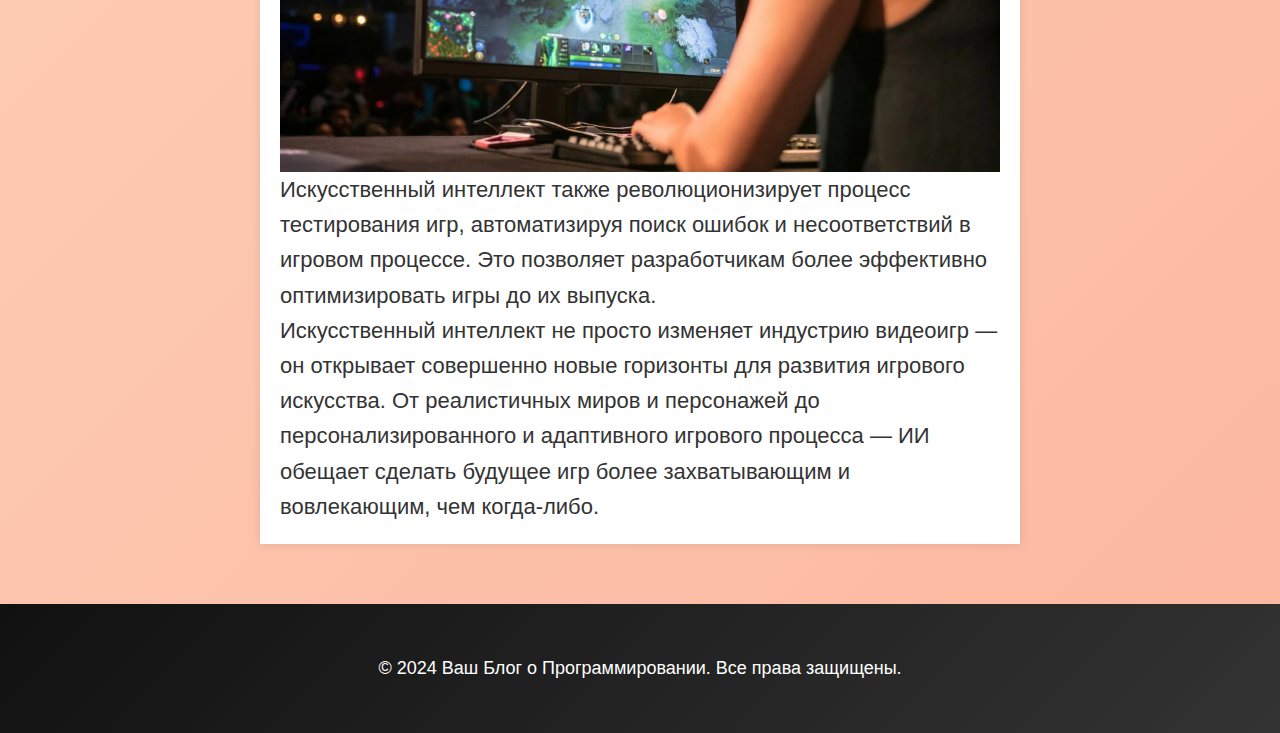
<file: html/blog/article_two.html>
<!DOCTYPE html>
<html lang="ru">
<head>
    <meta charset="UTF-8">
    <title>Статья</title>
    <link rel="stylesheet" href="../../styles/style.css"> 
    <link rel="stylesheet" href="../../styles/styles_for_blog.css"> 
</head>
<body>
    <header>
        <div class="container">
            <div class="logo"><a href="../../index.html"><img src="../../images/general/logo.png" alt="Логотип"></a></div>
            <nav>
                <ul>
                    <li><a href="../../index.html">Главная</a></li>
                    <li><a href="#courses">Курсы</a></li>
                    <li><a href="#teachers">Преподаватели</a></li>
                    <li><a href="#news">Новости</a></li>
                    <li><a href="#blog">Блог</a></li>
                    <li><a href="#faq">FAQ</a></li>
                    <li><a href="#contact">Контакты</a></li>
                </ul>
            </nav>
        </div>
    </header>    
    <main>
        <article>
            <h1>Как искусственный интеллект меняет мир игр</h1>
            <p>Искусственный интеллект (ИИ) давно вышел за рамки научной фантастики и стал неотъемлемой частью нашей повседневной жизни. Одной из областей, где ИИ оказал наибольшее влияние, является индустрия видеоигр. Современные технологии ИИ не только изменяют способы разработки игр, но и кардинально преобразуют игровой опыт. Давайте рассмотрим, как именно искусственный интеллект переопределяет будущее мира игр.</p>
            <h2>Улучшение игровых механик</h2>
            <img src="../../images/article_two/game_mechanic.jpg" alt="game mechanic">
            <p>ИИ способен создавать более реалистичных и умных неигровых персонажей (NPC), что делает виртуальный мир более живым и интерактивным. Персонажи могут адаптироваться к действиям игроков, предлагая уникальные взаимодействия и создавая неповторимый игровой опыт при каждом прохождении.</p>
            <h2>Процедурная генерация контента</h2>
            <img src="../../images/article_two/content.jpg" alt="content">
            <p>ИИ используется для создания бесконечных игровых миров через процедурную генерацию, позволяя игрокам исследовать уникальные пейзажи, которые создаются автоматически. Это не только экономит время разработчиков, но и обеспечивает игрокам неповторимый опыт при каждой игре.</p>
            <h2>Адаптивный геймплей</h2>
            <img src="../../images/article_two/gameplay.webp" alt="gameplay">
            <p>С помощью ИИ игры становятся способны анализировать стиль игры и предпочтения игроков, адаптируя сложность заданий и поведение противников. Это создает оптимальный уровень сложности и делает игровой процесс более захватывающим и персонализированным.</p>
            <h2>Развитие обучающих игр</h2>
            <img src="../../images/article_two/educational_game.jpg" alt="educational game">
            <p>ИИ открывает новые возможности для обучающих и тренировочных программ в игровой форме, адаптируя учебный материал под нужды и уровень знаний пользователя. Обучающие игры на основе ИИ могут использоваться в самых разных сферах, от школьного образования до профессионального тренинга.</p>
            <h2>Улучшение игровых тестов</h2>
            <img src="../../images/article_two/game_test.jpg" alt="game test">
            <p>Искусственный интеллект также революционизирует процесс тестирования игр, автоматизируя поиск ошибок и несоответствий в игровом процессе. Это позволяет разработчикам более эффективно оптимизировать игры до их выпуска.</p>
            <p>Искусственный интеллект не просто изменяет индустрию видеоигр — он открывает совершенно новые горизонты для развития игрового искусства. От реалистичных миров и персонажей до персонализированного и адаптивного игрового процесса — ИИ обещает сделать будущее игр более захватывающим и вовлекающим, чем когда-либо.</p>
        </article>
    </main>
    <footer>
        <p>&copy; 2024 Ваш Блог о Программировании. Все права защищены.</p>
    </footer>
</body>
</html>
</file>
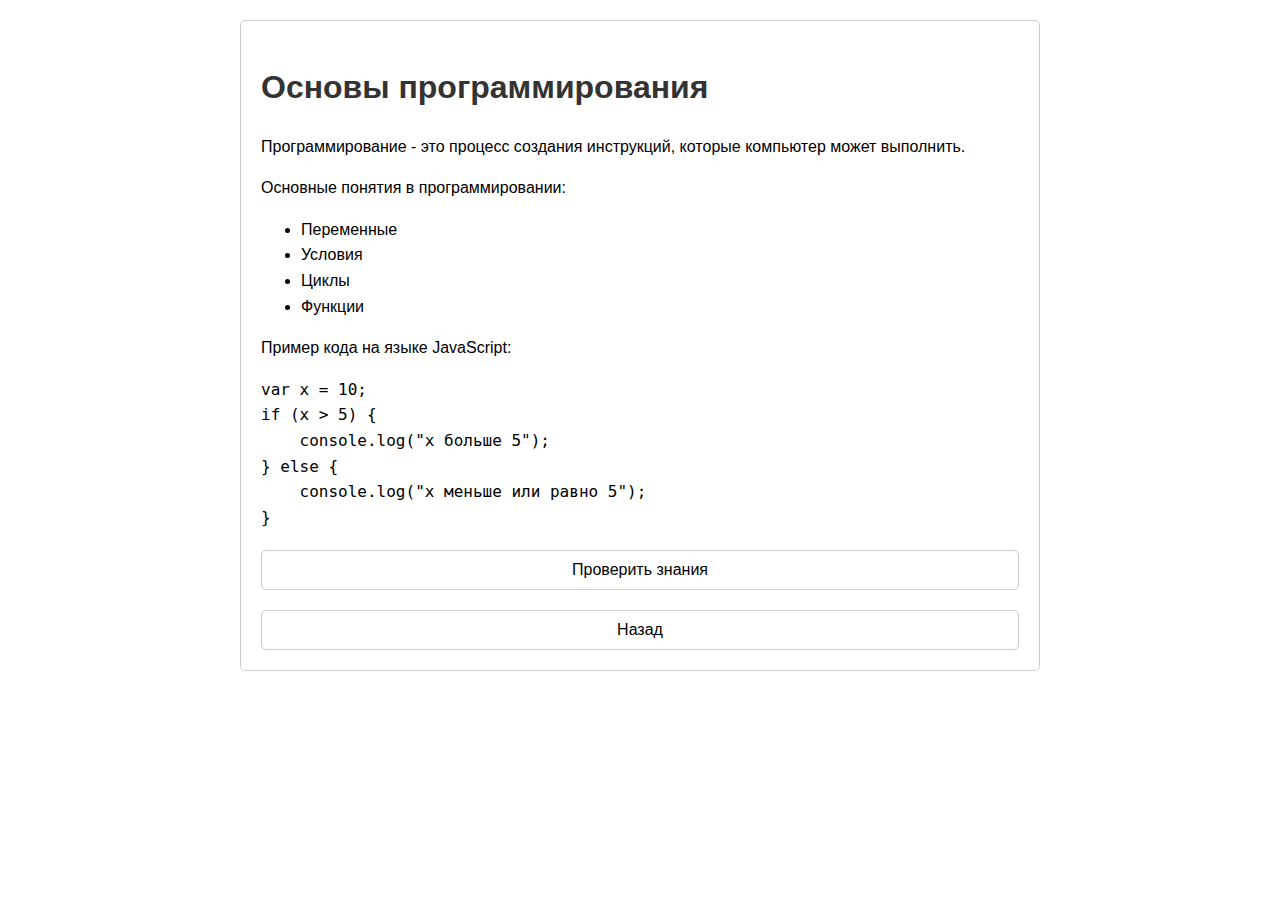
<file: html/lessons/lesson1.html>
<!DOCTYPE html>
<html lang="ru">
<head>
    <meta charset="UTF-8">
    <meta name="viewport" content="width=device-width, initial-scale=1.0">
    <title>Урок по информатике</title>
    <link rel="stylesheet" type="text/css" href="../../styles/lesson.css">
</head>
<body>
    <div class="container">
        <div id="content">
            <h1 id="lesson-title">Основы программирования</h1>
            <div id="lesson-content">
                <p>Программирование - это процесс создания инструкций, которые компьютер может выполнить.</p>
                <p>Основные понятия в программировании:</p>
                <ul>
                    <li>Переменные</li>
                    <li>Условия</li>
                    <li>Циклы</li>
                    <li>Функции</li>
                </ul>
                <p>Пример кода на языке JavaScript:</p>
                <pre><code>var x = 10;
if (x > 5) {
    console.log("x больше 5");
} else {
    console.log("x меньше или равно 5");
}</code></pre>
            </div>
            <button id="test-button" class="action-button">Проверить знания</button>
            <button id="back-button" style="display: block;" onclick="goBack()">Назад</button>
            <div id="quiz-container" style="display: none;"></div>
            <div id="question-container"></div>
            <div id="navigation-buttons"></div>

        </div>
    </div>
    <script src="../../scripts/lesson.js"></script>
</body>
</html>
</file>
<file: styles/style.css>
/* Основные стили */
body {
    font-family: 'Arial', sans-serif;
    margin: 0;
    padding: 0;
    background: linear-gradient(135deg, #ffecd2 0%, #fcb69f 100%);
    color: #333;
}

/* Запрет на выделение текста */
body {
    -webkit-touch-callout: none;
    -webkit-user-select: none;
    -khtml-user-select: none;
    -moz-user-select: none;
    -ms-user-select: none;
    user-select: none;
}

img {
    -webkit-user-drag: none;
    -khtml-user-drag: none;
    -moz-user-drag: none;
    -ms-user-drag: none;
    pointer-events: none;
}

.body-no-scroll {
    overflow: hidden;
    /* Отключает прокрутку на странице */
    height: 100%;
    /* Задаёт фиксированную высоту */
}

.container {
    max-width: 1200px;
    min-width: 960px;
    margin: auto;
    padding: 20px;
}

h1,
h2,
h3 {
    color: #333;
}

a {
    color: #007bff;
    text-decoration: none;
}

a:hover {
    opacity: 0.7;
}

ul {
    list-style: none;
    padding: 0;
}

/* Шапка */
header {
    background-color: #007bff;
    /* Измените на желаемый цвет */
    color: white;
    width: 100%;
    top: 0;
    left: 0;
    z-index: 1000;
    /* Убедитесь, что шапка всегда наверху */
    box-shadow: 0 2px 4px rgba(0, 0, 0, 0.1);
    /* Небольшая тень для выделения */
}

header .container {
    max-width: 1200px;
    margin: auto;
    display: flex;
    justify-content: space-between;
    align-items: center;
    padding: 3px;
}

nav ul {
    list-style: none;
    display: flex;
    margin: 0;
    padding: 0;
}

nav ul li {
    margin-left: 5px;
}


nav ul li a {
    color: white;
    text-decoration: none;
    transition: background-color 0.3s ease;
}


.logo {
    font-size: 20px;
    font-weight: bold;
}

/* Основное содержимое */
main {
    padding: 20px 0;
}

section {
    margin-bottom: 20px;
}

/* Карточки */

* {
    margin: 0;
    padding: 0;
    box-sizing: border-box;
}

body {
    font-family: -apple-system, BlinkMacSystemFont, "Segoe UI", Roboto, Helvetica, Arial, sans-serif, "Apple Color Emoji", "Segoe UI Emoji", "Segoe UI Symbol";
}

.main-container {
    padding: 30px;
}

/* HEADING */

.heading {
    text-align: center;
}

.heading__title {
    font-weight: 600;
}

.heading__credits {
    margin: 10px 0px;
    color: #888888;
    font-size: 25px;
    transition: all 0.5s;
}

.heading__link {
    text-decoration: none;
}

.heading__credits .heading__link {
    color: inherit;
}

/* CARDS */

.cards {
    display: flex;
    flex-wrap: wrap;
    justify-content: space-around;
    /* Или space-between для равномерного распределения */
    max-width: 1200px;
    /* Устанавливаем максимальную ширину */
    margin: auto;
    /* Центрирование контейнера */
}

.card {
    margin: 20px;
    padding: 20px;
    width: calc((100% / 3) - 40px);
    min-height: 200px;
    display: flex;
    flex-direction: column;
    border-radius: 10px;
    box-shadow: 0px 6px 10px rgba(0, 0, 0, 0.25);
    transition: all 0.2s;
}

.card:hover {
    box-shadow: 0px 6px 10px rgba(0, 0, 0, 0.4);
    transform: translateY(-5px);
}

.card__icon {
    font-size: 30px;
    margin-bottom: 10px;
    color: #ffffff;
}

.card__title {
    font-weight: 400;
    color: #ffffff;
    margin-bottom: 10px;
}

.card__apply {
    margin-top: auto;
}

.card__link {
    text-decoration: none;
    color: rgba(255, 255, 255, 0.9);
    background: rgba(0, 0, 0, 0.3);
    padding: 10px 20px;
    border-radius: 5px;
    transition: background 0.3s, color 0.3s;
}

.card__link:hover {
    background: rgba(0, 0, 0, 0.6);
    color: #ffffff;
}

/* CARD BACKGROUNDS */

.card-1 {
    background: radial-gradient(#1fe4f5, #3fbafe);
}

.card-2 {
    background: radial-gradient(#fbc1cc, #fa99b2);
}

.card-3 {
    background: radial-gradient(#76b2fe, #b69efe);
}

.card-4 {
    background: radial-gradient(#60efbc, #58d5c9);
}

.card-5 {
    background: radial-gradient(#f588d8, #c0a3e5);
}

/* RESPONSIVE */

@media (max-width: 1200px) {
    .cards {
        justify-content: center;
    }
}

/* Формы обратной связи */
form {
    background-color: #fff0e6;
    padding: 20px;
    border-radius: 8px;
    box-shadow: 0 2px 5px rgba(0, 0, 0, 0.1);
}

.form-group {
    margin-bottom: 20px;
}

.form-group label {
    display: block;
    margin-bottom: 5px;
    color: #333;
}

.form-group input[type="text"],
.form-group input[type="email"],
.form-group textarea {
    width: 100%;
    padding: 10px;
    border: 1px solid #fcb69f;
    background-color: #ffecd2;
    border-radius: 4px;
    box-sizing: border-box;
    /* Добавляет padding в общую ширину и высоту элемента, обеспечивая более предсказуемое расположение */
}

.form-group textarea {
    resize: vertical;
    /* Позволяет пользователю изменять размер только по вертикали */
}

button[type="submit"] {
    background-color: #fcb69f;
    color: white;
    padding: 10px 20px;
    border: none;
    border-radius: 4px;
    cursor: pointer;
    font-size: 16px;
}

button[type="submit"]:hover {
    background-color: #e7a789;
}

/*Стили для Главной секции*/
#welcome {
    background-color: #e8effc;
    padding: 40px 0;
}

#welcome>.container {
    max-width: 800px;
    margin: auto;
    padding: 0 20px;
}

#welcome>h2 {
    color: #2a2f45;
    font-family: 'Segoe UI', Tahoma, Geneva, Verdana, sans-serif;
    text-align: center;
}

#welcome>p {
    color: #4a4f5c;
    font-family: 'Segoe UI', Tahoma, Geneva, Verdana, sans-serif;
    text-align: justify;
    line-height: 1.8;
}

/* Наши преимущества */
#advantages .features ul {
    display: flex;
    flex-wrap: wrap;
    justify-content: center;
    list-style-type: none;
    padding: 0;
    gap: 20px;
    /* Пространство между карточками */
    margin-top: 20px;
    /* Отступ сверху для всего списка карточек */
}

#advantages .features li {
    flex: 1;
    min-width: 250px;
    /* Минимальная ширина для адаптивности */
    max-width: 300px;
    /* Максимальная ширина, чтобы карточки не были слишком широкими */

    border-radius: 10px;
    /* Скругленные углы */
    box-shadow: 0 4px 8px rgba(0, 0, 0, 0.1);
    /* Тень для добавления глубины */
    padding: 20px;
    /* Внутренние отступы */
    text-align: center;
    /* Центрирование содержимого */
    transition: transform 0.3s ease, box-shadow 0.3s ease;
    /* Плавное изменение при наведении */
    margin-top: 20px;
    /* Небольшой отступ сверху для каждой карточки */
}


#advantages img {
    width: 80px;
    /* Адаптируйте размер под ваш дизайн */
    height: auto;
    margin-bottom: 15px;
}

#advantages .features li:hover {
    transform: translateY(-5px);
    /* Небольшой подъем карточки при наведении */
    box-shadow: 0 6px 12px rgba(0, 0, 0, 0.2);
    /* Увеличение тени при наведении */
}

#advantages p {
    margin-top: 10px;
    font-size: 16px;
    color: #333;
    /* Цвет текста, может быть изменен */
}

/* Стили для секции FAQ */
.faq-item {
    margin-bottom: 10px;
    border-radius: 5px;
    background-color: #f7f7f7;
    box-shadow: 0 2px 4px rgba(0, 0, 0, 0.1);
}

@keyframes gradientBackground {
    0% {
        background-position: 0% 50%;
    }

    50% {
        background-position: 100% 50%;
    }

    100% {
        background-position: 0% 50%;
    }
}

.faq-question {
    padding: 15px;
    margin: 0;
    cursor: pointer;
    position: relative;
    font-weight: 600;
    color: #5a3f37;
    background: linear-gradient(135deg, #fcb69f 0%, #ffecd2 50%, #fcb69f 100%);
    background-size: 200% 200%;
    border-radius: 5px 5px 0 0;
    animation: gradientBackground 8s ease infinite;
}

.faq-question::after {
    content: '\002B';
    position: absolute;
    right: 20px;
    font-size: 20px;
    color: #5a3f37;
    transition: transform 0.3s ease;
}

.faq-question.active::after {
    transform: rotate(45deg);
}

.faq-answer {
    display: none;
    padding: 15px;
    color: #6a4f4b;
    background: linear-gradient(135deg, #ffecd2 0%, #fcb69f 100%);
    border-top: none;
    font-size: 16px;
    line-height: 1.5;
    border-radius: 0 0 5px 5px;
    overflow: hidden;
    transition: max-height 0.5s ease-out;
    /* добавляем плавную анимацию изменения высоты */
    height: 0;
}

.faq-item:last-child .faq-answer {
    border-radius: 0 0 5px 5px;
}

/* Анимация для ответов */
.faq-answer {
    overflow: hidden;
    transition: height 0.3s ease-out;
    height: 0;
}

.faq-answer.active {
    max-height: 1000px;
    display: block;
}


/* Отступы и выравнивание для контейнера формы */
#contact .container {
    max-width: 600px;
    /* Лимитирует максимальную ширину формы для лучшей читаемости на больших экранах */
    margin: auto;
}

/* Футер */
footer {
    background: linear-gradient(135deg, #111111, #333333);
    color: #ffffff;
    padding: 20px 0;
    margin-top: 20px;
}

.footer-section h3,
.footer-section a,
.footer-section p {
    color: #ffffff;
    /* Убедитесь, что текст виден на фоне */
}

/* Адаптивность и кастомные стили */
@media (min-width: 768px) {
    .container {
        padding: 20px 40px;
    }

    nav ul li {
        margin: 0 25px;
    }

    .footer-section {
        display: inline-block;
        vertical-align: top;
        width: 23%;
        margin: 0 1%;
        text-align: left;
    }

    .blog-post img {
        height: 150px;
    }

    #teachersList {
        grid-template-columns: repeat(2, 1fr);
    }
}

@media (max-width: 480px) {

    .container,
    .blog-posts {
        padding: 10px;
    }

    .blog-post-title {
        font-size: 18px;
    }

    .blog-post-description {
        font-size: 14px;
    }

    #teachersList {
        grid-template-columns: 1fr;
    }
}

#courses,
#blog,
#news {
    padding: 20px;
    border-radius: 5px;
}

.course-list,
.news-list,
.blog-posts {
    display: grid;
    grid-template-columns: repeat(auto-fit, minmax(300px, 1fr));
    gap: 20px;
}

.course-item,
.teacher-item,
.news-item,
.blog-post {
    padding: 20px;
    border-radius: 5px;
}

.blog-post {
    padding: 20px;
    border-radius: 5px;
    background: linear-gradient(135deg, #ffecd2cc 0%, #fcb69fcc 100%);
}

/* Основной стиль скроллбара */
::-webkit-scrollbar {
    width: 8px;
    height: 1px;
}

::-webkit-scrollbar-track {
    background: #fcb69f93;
}

::-webkit-scrollbar-thumb {
    background: linear-gradient(135deg, #d1917f 0%, #c47c5a 100%);
    border-radius: 10px;
}

::-webkit-scrollbar-thumb:hover {
    background: linear-gradient(135deg, #c47c5a 0%, #d1917f 100%);
}
</file>
<file: styles/blog_news.css>
/* Основные стили */
body {
    font-family: 'Arial', sans-serif;
    margin: 0;
    padding: 0;
    background-color: #f0f0f0;
    color: #333;
}

/* Запрет на выделение текста */
body {
    -webkit-touch-callout: none;
    -webkit-user-select: none; 
    -khtml-user-select: none;
    -moz-user-select: none; 
    -ms-user-select: none;
    user-select: none;
}

img {
    -webkit-user-drag: none;
    -khtml-user-drag: none;
    -moz-user-drag: none;
    -ms-user-drag: none;
    pointer-events: none;
}

.body-no-scroll {
    overflow: hidden; /* Отключает прокрутку на странице */
    height: 100%; /* Задаёт фиксированную высоту */
}

.container {
    max-width: 1200px;
    min-width: 960px;
    margin: auto;
    padding: 20px;
}

h1, h2, h3 {
    color: #333;
}

a {
    color: #007bff;
    text-decoration: none;
}

a:hover {
    opacity: 0.7;
}

ul {
    list-style: none;
    padding: 0;
}

/* Шапка */
header {
    background-color: #007bff; /* Измените на желаемый цвет */
    color: white;
    width: 100%;
    top: 0;
    left: 0;
    z-index: 1000; /* Убедитесь, что шапка всегда наверху */
    box-shadow: 0 2px 4px rgba(0, 0, 0, 0.1); /* Небольшая тень для выделения */
}

header .container {
    max-width: 1200px;
    margin: auto;
    display: flex;  
    justify-content: space-between;
    align-items: center;
    padding: 3px;
}

nav ul {
    list-style: none;
    display: flex;
    margin: 0;
    padding: 0;
}

nav ul li {
    margin-left: 5px;
}


nav ul li a {
    color: white;
    text-decoration: none;
    transition: background-color 0.3s ease;
}


.logo {
    font-size: 20px;
    font-weight: bold;
}

/* Основное содержимое */
main {
    padding: 20px 0;
}

section {
    margin-bottom: 20px;
}

/* Карусель с новостями */
.news-carousel {
    position: relative;
    width: 100%;
    overflow: hidden;
}

.carousel-item {
    display: none;
    width: 100%;
    text-align: center;
}


.carousel-item.active {
    display: block;
}

.carousel-item img {
    width: 100%;
    max-height: 400px;
    object-fit: cover;
}

.carousel-caption {
    background-color: rgba(0, 0, 0, 0.7);
    color: #f0f0f0;
    padding: 20px;
    position: absolute;
    bottom: 0;
    width: 100%;
    text-align: left;
}

.carousel-indicators {
    position: absolute;
    bottom: 10px;
    left: 0;
    right: 0;
    text-align: center;
    z-index: 15;
}

.carousel-indicator {
    display: inline-block;
    width: 10px;
    height: 10px;
    margin: 0 5px;
    background-color: #fff;
    border-radius: 50%;
    cursor: pointer;
    transition: background-color 0.6s ease;
}

.carousel-indicator.active {
    background-color: #666;
}

.carousel-caption h3 {
    color: #ffffff; /* Ярко-белый цвет для заголовков */
    margin: 0 0 10px; /* Добавляем нижний отступ к заголовку */
}

.carousel-caption p {
    color: #cccccc; /* Светло-серый цвет для абзацев */
    font-size: 16px; /* Увеличиваем размер шрифта для лучшей читаемости */
}



/* Стили для блога */
.blog-posts {
    display: grid;
    grid-template-columns: repeat(auto-fill, minmax(300px, 1fr));
    gap: 20px;
    padding: 20px 0;
}

.blog-post {
    background-color: #ffffff;
    border-radius: 8px;
    box-shadow: 0 2px 4px rgba(0,0,0,0.1);
    overflow: hidden;
    transition: transform 0.3s ease, box-shadow 0.3s ease;
}

.blog-post:hover {
    transform: translateY(-5px);
    box-shadow: 0 4px 8px rgba(0,0,0,0.2);
}

.blog-post img {
    width: 100%;
    height: 200px;
    object-fit: cover; 
}

.blog-post-content {
    padding: 15px;
}

.blog-post-title {
    margin: 0;
    padding: 10px 0;
    font-size: 20px;
    color: #333;
}

.blog-post-description {
    font-size: 16px;
    color: #666;
}

/* Ссылки внутри блога для улучшения навигации */
.blog-post a {
    display: inline-block;
    margin-top: 15px;
    color: #007bff;
}

.blog-post a:hover {
    text-decoration: underline;
}

/* Адаптивность и кастомные стили */
@media (min-width: 768px) {
    .container {
        padding: 20px 40px;
    }

    nav ul li {
        margin: 0 25px;
    }

    .footer-section {
        display: inline-block;
        vertical-align: top;
        width: 23%;
        margin: 0 1%;
        text-align: left;
    }

    .blog-post img {
        height: 150px; 
    }
}

@media (max-width: 480px) {
    .container, .blog-posts {
        padding: 10px;
    }

    .blog-post-title {
        font-size: 18px;
    }

    .blog-post-description {
        font-size: 14px; 
    }

}

/* Футер */
footer {
    background-color: #333;
    color: #ffffff; /* Светлый текст на темном фоне */
    padding: 20px 0;
    margin-top: 20px;
}

.footer-section h3, .footer-section a, .footer-section p {
    color: #ffffff; /* Убедитесь, что текст виден на фоне */
}
</file>
<file: styles/class.css>
body {
    font-family: 'Arial', sans-serif;
    font-size: 16px;
    line-height: 1.6;
    margin: 0;
    padding: 0;
    background: linear-gradient(135deg, #ffecd2 0%, #fcb69f 100%);
}

h1,
h2,
h3 {
    color: #333;
}

a {
    color: #007bff;
    text-decoration: none;
}

a:hover {
    opacity: 0.7;
}

ul {
    list-style: none;
    padding: 0;
}

/* Запрет на выделение текста */
body {
    -webkit-touch-callout: none;
    -webkit-user-select: none;
    -khtml-user-select: none;
    -moz-user-select: none;
    -ms-user-select: none;
    user-select: none;
}

/* Шапка */
header {
    background-color: #007bff;
    color: white;
    width: 100%;
    top: 0;
    left: 0;
    z-index: 1000;
    box-shadow: 0 2px 4px rgba(0, 0, 0, 0.1);
}

header .container {
    max-width: 1200px;
    margin: auto;
    display: flex;
    justify-content: space-between;
    align-items: center;
    padding: 3px;
}

nav ul {
    list-style: none;
    display: flex;
    margin: 0;
    padding: 0;
}

nav ul li {
    margin-left: 5px;
}


nav ul li a {
    color: white;
    text-decoration: none;
    transition: background-color 0.3s ease;
}


.logo {
    font-size: 20px;
    font-weight: bold;
}

.container {
    max-width: 1200px;
    margin: 0 auto;
    padding: 20px;
}

.lessons {
    max-width: 800px;
    margin: 0 auto;
    padding: 20px;
}

#sidebar {
    float: left;
    width: 150px;
}

/* Отображение активной кнопки */
#sidebar button.active {
    background-color: #f0f0f0;
}

/* Стили для неактивных кнопок */
#sidebar button {
    background-color: #fff; /* Белый фон для неактивной кнопки */
    border: 1px solid #ccc; /* Серая граница для неактивной кнопки */
    color: #555; /* Темно-серый цвет текста для неактивной кнопки */
}

/* Стили для активной кнопки */
#sidebar button.active {
    background-color: #e7e7e7; /* Светло-серый фон для активной кнопки */
    border-color: #aaa; /* Темно-серая граница для активной кнопки */
    color: #333; /* Черный цвет текста для активной кнопки */
    font-weight: bold; /* Жирный шрифт для текста активной кнопки */
    box-shadow: 0 4px 8px rgba(0, 0, 0, 0.4); /* Увеличиваем тень для выделения активной кнопки */
}

#content {
    margin-left: 170px;
    padding: 20px;
    border: 1px solid #ccc;
    margin-top: 20px;
    border-radius: 5px;
    overflow-y: auto;
    max-height: calc(100vh - 100px);
}

ul {
    list-style-type: none;
    padding: 0;
}

button {
    font-family: 'Arial', sans-serif;
    font-size: 16px;
    display: flex;
    flex-direction: column;
    align-items: center;
    width: 100%;
    padding: 10px;
    margin-bottom: 5px;
    border: 1px solid #ccc;
    border-radius: 5px;
    background: linear-gradient(135deg, #ffecd2 0%, #ffe3c7 100%);
    cursor: pointer;
    color: #555;
    box-shadow: 0 2px 4px rgba(0, 0, 0, 0.1);
}

button:hover {
    background: linear-gradient(135deg, #ffe3c7 0%, #ffecd2 100%);
    color: #333;
    /* Затемняем текст при наведении для лучшей читаемости */
    box-shadow: 0 4px 8px rgba(0, 0, 0, 0.3);
    /* Увеличиваем тень при наведении */
}

button span {
    white-space: normal;
    text-align: center;
}

.class-number,
.class-label {
    white-space: normal;
    text-align: center;
}

.class-number {
    font-size: 25px;
}

.class-label {
    font-size: 14px;
}

h2 {
    font-size: 24px;
    color: #333;
    margin-bottom: 20px;
}

/* Футер */
footer {
    background: linear-gradient(135deg, #111111, #333333);
    color: #ffffff;
    padding: 20px 0;
    margin-top: 20px;
}

.footer-section h3,
.footer-section a,
.footer-section p {
    color: #ffffff;
}

/* Адаптивность и кастомные стили */
@media (min-width: 768px) {
    .container {
        padding: 20px 40px;
    }

    nav ul li {
        margin: 0 25px;
    }

    .footer-section {
        display: inline-block;
        vertical-align: top;
        width: 23%;
        margin: 0 1%;
        text-align: left;
    }

    .blog-post img {
        height: 150px;
    }

    #teachersList {
        grid-template-columns: repeat(2, 1fr);
    }
}

/* СКРОЛЛБАР УРОКОВ */
#content::-webkit-scrollbar {
    width: 10px;
}

#content::-webkit-scrollbar-track {
    background: #f1f1f1;
}

#content::-webkit-scrollbar-thumb {
    background: linear-gradient(135deg, #e6c3a0 0%, #d3b092 100%);
    border-radius: 10px;
}

#content::-webkit-scrollbar-thumb:hover {
    background: linear-gradient(135deg, #d3b092 0%, #e6c3a0 100%);
}

#content {
    scrollbar-width: thin;
    scrollbar-color: #d3b092 #f1f1f1;
}


/* ОБЩИЙ СКРОЛЛБАР */
::-webkit-scrollbar {
    width: 8px;
    height: 1px;
}

::-webkit-scrollbar-track {
    background: #fcb69f93;
}

::-webkit-scrollbar-thumb {
    background: linear-gradient(135deg, #d1917f 0%, #c47c5a 100%);
    border-radius: 10px;
}

::-webkit-scrollbar-thumb:hover {
    background: linear-gradient(135deg, #c47c5a 0%, #d1917f 100%);
}
</file>
<file: styles/teachers.css>
/* Основные стили */
body {
    font-family: 'Arial', sans-serif;
    margin: 0;
    padding: 0;
    background: linear-gradient(135deg, #ffecd2 0%, #fcb69f 100%);
    color: #333;
}

/* Запрет на выделение текста */
body {
    -webkit-touch-callout: none;
    -webkit-user-select: none;
    -khtml-user-select: none;
    -moz-user-select: none;
    -ms-user-select: none;
    user-select: none;
}

/* Запрет действий с картинками */
img {
    -webkit-user-drag: none;
    -khtml-user-drag: none;
    -moz-user-drag: none;
    -ms-user-drag: none;
    pointer-events: none;
}

.container {
    max-width: 1200px;
    min-width: 960px;
    margin: auto;
    padding: 20px;
}

/* Шапка */
header {
    background-color: #007bff;
    color: white;
    width: 100%;
    top: 0;
    left: 0;
    z-index: 1000;
    box-shadow: 0 2px 4px rgba(0, 0, 0, 0.1);
}

header .container {
    max-width: 1200px;
    margin: auto;
    display: flex;
    justify-content: space-between;
    align-items: center;
    padding: 3px;
}

nav ul {
    list-style: none;
    display: flex;
    margin: 0;
    padding: 0;
}

nav ul li {
    margin-left: 5px;
}


nav ul li a {
    color: white;
    text-decoration: none;
    transition: background-color 0.3s ease;
}


.logo {
    font-size: 20px;
    font-weight: bold;
}

.logo img {
    max-width: 200px;
    height: auto;
}


main {
    display: flex;
    flex-wrap: wrap;
    justify-content: center;
    align-items: center;
    padding: 50px;
    font-family: 'Roboto', sans-serif;
    max-width: 1200px;
    min-width: 960px;
    margin: auto;
    padding: 20px;
}

.card {
    width: 20rem;
    height: 26rem;
    margin: 20px;
    border-radius: 10px;
    overflow: hidden;
    cursor: pointer;
    position: relative;
    color: #fff;
    box-shadow: 0 10px 30px 5px rgba(0, 0, 0, 0.2);
}

.card>img {
    position: absolute;
    object-fit: cover;
    width: 100%;
    height: 100%;
    top: 0;
    left: 0;
    opacity: 0.9;
    transition: opacity .2s ease-out;
}

h2 {
    position: absolute;
    inset: auto auto 20px 20px;
    margin: 0;
    transition: inset .3s .3s ease-out;
    font-family: 'Roboto Condensed', sans-serif;
    font-weight: normal;
    text-transform: uppercase;
}

.card-content>p {
    position: absolute;
    opacity: 0;
    max-width: 80%;
    transition: opacity .3s ease-out;
    inset: auto auto 60px 20px;
}


.card:hover h2 {
    inset: auto auto 180px 20px;
    transition: inset .3s ease-out;
}

.card:hover p {
    opacity: 1;
    transition: opacity .5s .1s ease-in;
}

.card:hover img {
    transition: opacity .3s ease-in;
    opacity: 1;
}

/* Стилизация кнопки "Задать вопрос" */
#askQuestionBtn {
    display: block;
    width: auto;
    padding: 10px 20px;
    margin: 20px auto;
    background-color: #d35400;
    transition: background-color 0.3s;
    color: white;
    border: none;
    border-radius: 5px;
    cursor: pointer;
    font-size: 16px;
}

.intro-text {
    font-size: 18px;
    color: #333;
    margin-bottom: 20px;
    padding: 0 15px;
    text-align: justify;
    line-height: 1.6;
    border-left: 4px solid #007bff;
    background-color: #f9f9f9;
    box-shadow: 0px 2px 4px rgba(0, 0, 0, 0.1);
}

#askQuestionBtn:hover {
    background-color: #e98f5a;
    transform: scale(1.05);
    color: #333;
}

/* Стиль модального окна */
.modal {
    display: none;
    position: fixed;
    z-index: 1000;
    left: 0;
    top: 0;
    width: 100%;
    height: 100%;
    overflow: auto;
    background-color: rgba(0, 0, 0, 0.4);
}

/* Стиль контента модального окна */
.modal-content {
    background-color: #fff7f0;
    margin: 15% auto;
    padding: 20px;
    border: 1px solid #fcb69f;
    width: 80%;
    max-width: 600px;
    border-radius: 10px;
    box-shadow: 0 5px 15px rgba(0, 0, 0, 0.1);
}

/* Стилизация полей ввода и текстовых областей */
.form-group input[type="email"],
.form-group input[type="text"],
.form-group textarea {
    width: 96.5%;
    padding: 10px;
    margin-top: 5px;
    border: 1px solid #fcb69f;
    border-radius: 4px;
    background-color: #ffecd2;
    color: #333;
    box-shadow: inset 0 1px 3px rgba(0, 0, 0, 0.1);
}

/* Стилизация полей ввода при фокусе */
.form-group input[type="email"]:focus,
.form-group input[type="text"]:focus,
.form-group textarea:focus {
    outline: none;
    border-color: #d35400;
    background-color: #fff;
    box-shadow: inset 0 1px 3px rgba(0, 0, 0, 0.2), 0 0 5px rgba(211, 84, 0, 0.25);
}

/* Стилизация выпадающего списка */
select {
    display: block;
    width: 100%;
    padding: 8px 10px;
    margin-bottom: 10px;
    font-size: 16px;
    line-height: 1.5;
    border: 1px solid #ccc;
    border-radius: 5px;
    -webkit-appearance: none;
    -moz-appearance: none;
    appearance: none;
    background-color: #fff;
    background-image: url('data:image/svg+xml;utf8,<svg xmlns="http://www.w3.org/2000/svg" width="14" height="12" viewBox="0 0 14 12"><polygon fill="rgba(0, 0, 0, 0.5)" points="1,1 7,9 13,1 "/></svg>');
    background-repeat: no-repeat;
    background-position: right 10px center;
    background-size: 14px;
    cursor: pointer;
}

/* Стилизация при фокусе на select */
select:focus {
    outline: none;
    border-color: #64B5F6;
}

/* Стиль кнопки закрытия */
.close-button {
    color: #d35400;
    float: right;
    font-size: 28px;
    font-weight: bold;
}

.close-button:hover,
.close-button:focus {
    color: #e98f5a;
    cursor: pointer;
}

/* Стили для формы внутри модального окна */
.form-group {
    margin-bottom: 10px;
}

.form-group label {
    display: block;
    margin-bottom: 5px;
}

.form-group input[type="email"],
.form-group textarea {
    width: 96.5%;
    padding: 10px;
    margin-top: 5px;
    border: 1px solid #ccc;
    border-radius: 4px;
}

input[type="submit"] {
    background-color: #fcb69f;
    color: white;
    padding: 10px 20px;
    border: none;
    border-radius: 5px;
    cursor: pointer;
}

input[type="submit"]:hover {
    background-color: #e7a789;
}

/* Футер */
footer {
    background: linear-gradient(135deg, #111111, #333333);
    color: #ffffff;
    padding: 20px 0;
    margin-top: 20px;
}

.footer-section h3,
.footer-section a,
.footer-section p {
    color: #ffffff;
    text-decoration: none;
}

/* Адаптивность и кастомные стили */
@media (min-width: 768px) {
    nav ul li {
        margin: 0 25px;
    }

    .footer-section {
        display: inline-block;
        vertical-align: top;
        width: 23%;
        margin: 0 1%;
        text-align: left;
    }

    #teachersList {
        grid-template-columns: repeat(2, 1fr);
    }
}

/* СКРОЛЛБАР */
::-webkit-scrollbar {
    width: 8px;
    height: 1px;
}

::-webkit-scrollbar-track {
    background: #fcb69f93;
}

::-webkit-scrollbar-thumb {
    background: linear-gradient(135deg, #d1917f 0%, #c47c5a 100%);
    border-radius: 10px;
}

::-webkit-scrollbar-thumb:hover {
    background: linear-gradient(135deg, #c47c5a 0%, #d1917f 100%);
}
</file>
<file: styles/styles_for_blog.css>
body {
    font-family: Arial, sans-serif;
    color: #333;
    background-color: #f8f8f8;
    margin: 0;
    padding: 0;
    font-size: 18px;
}

/* Запрет на выделение текста */
body {
    -webkit-touch-callout: none;
    -webkit-user-select: none; 
    -khtml-user-select: none;
    -moz-user-select: none; 
    -ms-user-select: none;
    user-select: none;
}

main {
    max-width: 800px;
    margin: 20px auto; 
    padding: 0 20px;
    font-size: 22px;
}

header {
    background-color: #007BFF;
    color: white;
    text-align: center;
    padding: 3px;
}

footer {
    background-color: #333;
    color: white;
    text-align: center;
    padding: 50px 0;
}

img {
    max-width: 100%;
    height: auto;
    display: block;
    margin: 0 auto;
}

nav ul {
    list-style-type: none;
    padding: 0;
}

nav ul li {
    display: inline;
    margin: 0 10px;
}

nav ul li a {
    color: white;
    text-decoration: none;
}

main {
    padding: 20px;
}

article {
    background-color: white;
    padding: 20px;
    margin-bottom: 20px;
    box-shadow: 0 0 10px 0 rgba(0,0,0,0.1);
}

h1, h2 {
    color: #333;
}

h1 {
    font-size: 31px;
}

h2 {
    font-size: 25px;
}

p {
    line-height: 1.6;
}

footer p {
    margin: 0;
}
</file>
<file: styles/lesson.css>
body {
    font-family: 'Arial', sans-serif;
    font-size: 16px;
    line-height: 1.6;
    margin: 0;
    padding: 0;
}

/* Запрет на выделение текста */
body {
    -webkit-touch-callout: none; /* Отключаем меню вызова при долгом нажатии */
    -webkit-user-select: none; /* Запрещаем выделение текста для WebKit */
    -khtml-user-select: none; /* Запрещаем выделение текста для Konqueror */
    -moz-user-select: none; /* Запрещаем выделение текста для Mozilla Firefox */
    -ms-user-select: none; /* Запрещаем выделение текста для Internet Explorer/Edge */
    user-select: none; /* Запрещаем выделение текста для всех остальных браузеров */
}

.container {
    max-width: 800px;
    margin: 0 auto;
    padding: 20px;
}

#content {
    padding: 20px;
    border: 1px solid #ccc;
    border-radius: 5px;
    overflow-y: auto;
    max-height: calc(100vh - 100px);
}

h1 {
    font-size: 32px;
    color: #333;
    margin-bottom: 20px;
}

button#test-button {
    font-family: 'Arial', sans-serif;
    font-size: 16px;
    display: flex;
    align-items: center;
    justify-content: center;
    width: 100%;
    padding: 10px;
    margin-top: 20px;
    border: 1px solid #ccc;
    border-radius: 5px;
    background-color: #fff;
    cursor: pointer;
}

.quiz-button {
    font-family: 'Arial', sans-serif;
    font-size: 16px;
    display: inline-block; /* Расположение в строчку */
    align-items: center;
    justify-content: center;
    padding: 10px;
    margin-top: 20px;
    border: 1px solid #ccc;
    border-radius: 5px;
    background-color: #fff;
    cursor: pointer;
    margin-right: 10px; /* Дополнительный отступ между кнопками */
}

.quiz-button:last-child {
    margin-right: 0; /* Убираем отступ у последней кнопки */
}

.quiz-button:hover {
    background-color: #f0f0f0;
}


button#back-button {
    font-family: 'Arial', sans-serif;
    font-size: 16px;
    display: flex;
    align-items: center;
    justify-content: center;
    width: 100%;
    padding: 10px;
    margin-top: 20px;
    border: 1px solid #ccc;
    border-radius: 5px;
    background-color: #fff;
    cursor: pointer;
}

button#back-button:hover {
    border-color: #888;
    background-color: #f0f0f0;
}
</file>
